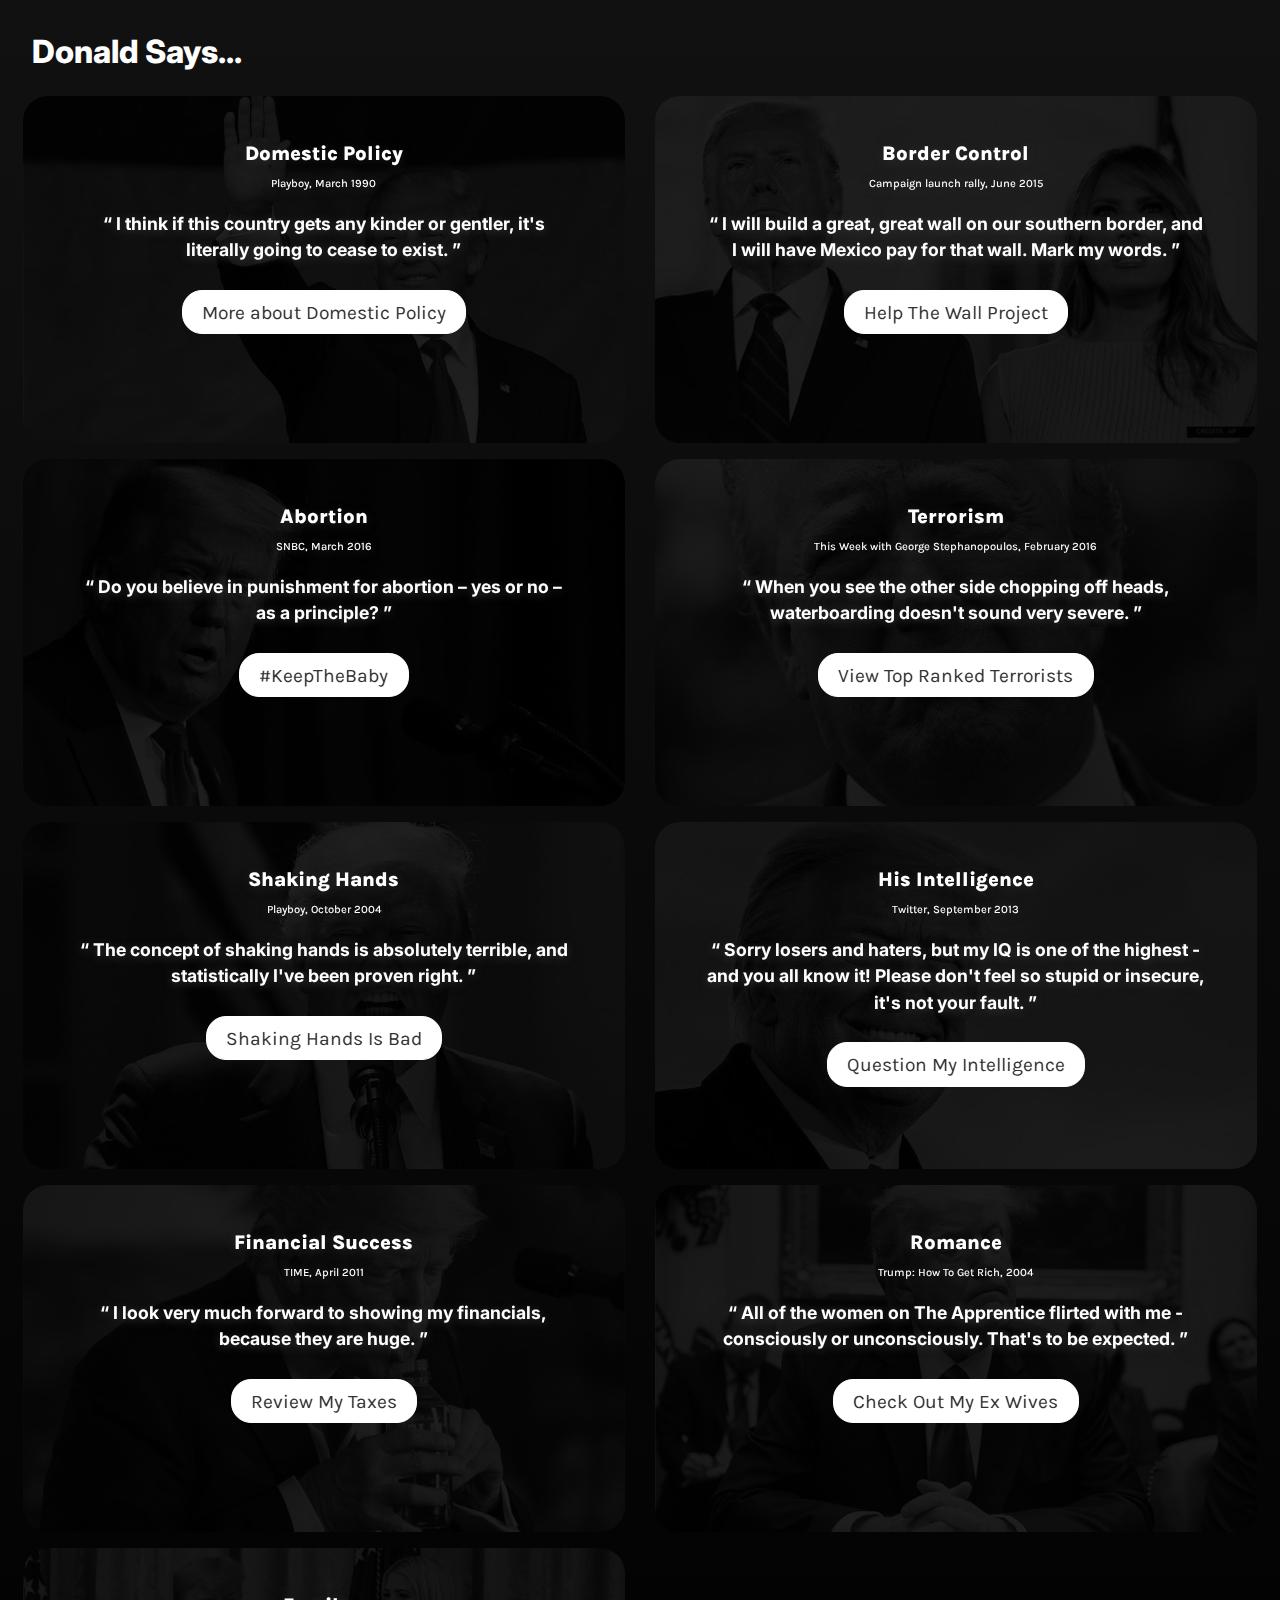
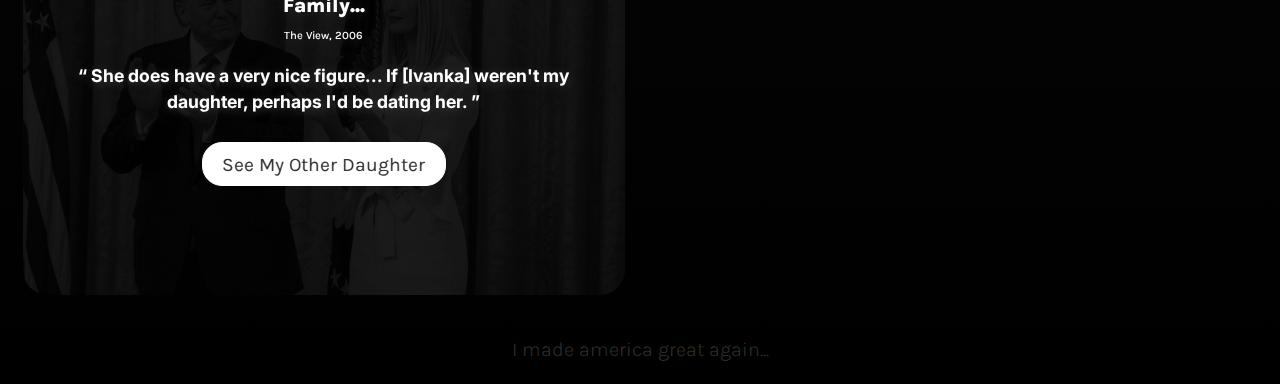
<file: donald-says.html>
<!DOCTYPE html>
<html>

<head>
  <title>Donald Says</title>
  <meta charset="UTF-8" />
  <meta name="robots" content="index">
  <meta name="viewport" content="width=device-width, initial-scale=1">
  <!--<link rel="stylesheet" href="src/styles.css" />-->
  <!--<link rel="stylesheet" href="src/screens.css" />-->
  <link rel="stylesheet" type="text/css" href="./src/quote-pages-styles.css" />
  <link rel="stylesheet" type="text/css" href="./src/quote-pages-screens.css" />
  <link rel="preconnect" href="https://fonts.googleapis.com" />
  <link rel="preconnect" href="https://fonts.gstatic.com" crossorigin />
  <link
    href="https://fonts.googleapis.com/css2?family=Inter:wght@100;200;300;400;500;600;700;800;900&family=Karla:wght@300;400;500;600;700;800&family=Lato:ital,wght@0,300;0,400;0,700;0,900;1,300;1,400&display=swap"
    rel="stylesheet" />
  <link rel="icon" href="./images/site-wide/donald-favico.png" type="image/png">
</head>

<body>
  <div class="section-hero">
    <h1>Donald Says...</h1>

    <!-- Modal One -->


    <!-- flex grid area -->
    <div class="flex-grid">
      <div class="col quote-one">
        <div class="quote-info-wrapper">
          <p class="date">Playboy, March 1990</p>
          <p class="topic">Domestic Policy</p>
        </div>
        <!--<div class="profile"><img src="https://ryancangela.com/wp-content/uploads/2021/12/donald_three.jpg" src="photo" style="width:100%"></div>-->
        <h2 class="sayings">
          I think if this country gets any kinder or gentler, it's literally
          going to cease to exist.
        </h2>
        <a href="#modal1"><button>More about Domestic Policy</button></a>
      </div>

      <div class="col quote-two">
        <div class="quote-info-wrapper">
          <p class="date">Campaign launch rally, June 2015</p>
          <p class="topic">Border Control</p>
        </div>
        <!--<div class="profile"><img src="https://ryancangela.com/wp-content/uploads/2021/12/donald_two.jpeg" src="photo" style="width:100%"></div>-->
        <h2 class="sayings">
          I will build a great, great wall on our southern border, and I will
          have Mexico pay for that wall. Mark my words.
        </h2>
        <a href="#modal2"><button>Help The Wall Project</button></a>
      </div>

      <div class="col quote-three">
        <div class="quote-info-wrapper">
          <p class="date">SNBC, March 2016</p>
          <p class="topic">Abortion</p>
        </div>
        <!--<div class="profile"><img src="https://ryancangela.com/wp-content/uploads/2021/12/donald_one.jpg" src="photo" style="width:100%"></div>-->
        <h2 class="sayings">
          Do you believe in punishment for abortion – yes or no – as a
          principle?
        </h2>
        <a href="#modal3"><button>#KeepTheBaby</button></a>
      </div>

      <div class="col quote-four">
        <div class="quote-info-wrapper">
          <p class="date">
            This Week with George Stephanopoulos, February 2016
          </p>
          <p class="topic">Terrorism</p>
        </div>
        <!--<div class="profile"><img src="https://ryancangela.com/wp-content/uploads/2021/12/donald_four.jpeg" src="photo" style="width:100%"></div>-->
        <h2 class="sayings">
          When you see the other side chopping off heads, waterboarding
          doesn't sound very severe.
        </h2>
        <a href="#modal4"><button>View Top Ranked Terrorists</button></a>
      </div>

      <div class="col quote-five">
        <div class="quote-info-wrapper">
          <p class="date">Playboy, October 2004</p>
          <p class="topic">Shaking Hands</p>
        </div>
        <!--<div class="profile"><img src="https://ryancangela.com/wp-content/uploads/2021/12/donald-six.webp" src="photo" style="width:100%"></div>-->
        <h2 class="sayings">
          The concept of shaking hands is absolutely terrible, and
          statistically I've been proven right.
        </h2>
        <a href="#modal5"><button>Shaking Hands Is Bad</button></a>
      </div>

      <div class="col quote-six">
        <div class="quote-info-wrapper">
          <p class="date">Twitter, September 2013</p>
          <p class="topic">His Intelligence</p>
        </div>
        <!--<div class="profile"><img src="https://ryancangela.com/wp-content/uploads/2021/12/donald-five.jpg" src="photo" style="width:100%"></div>-->
        <h2 class="sayings">
          Sorry losers and haters, but my IQ is one of the highest - and you
          all know it! Please don't feel so stupid or insecure, it's not your
          fault.
        </h2>
        <a href="#modal6"><button>Question My Intelligence</button></a>
      </div>

      <div class="col quote-seven">
        <div class="quote-info-wrapper">
          <p class="date">TIME, April 2011</p>
          <p class="topic">Financial Success</p>
        </div>
        <!--<div class="profile"><img src="https://ryancangela.com/wp-content/uploads/2021/12/donald-nine.jpg" src="photo" style="width:100%"></div>-->
        <h2 class="sayings">
          I look very much forward to showing my financials, because they are huge.
        </h2>
        <a href="#modal7"><button>Review My Taxes</button></a>
      </div>

      <div class="col quote-eight">
        <div class="quote-info-wrapper">
          <p class="date">Trump: How To Get Rich, 2004</p>
          <p class="topic">Romance</p>
        </div>
        <!--<div class="profile"><img src="https://ryancangela.com/wp-content/uploads/2021/12/donald-eight.jpg" src="photo" style="width:100%"></div>-->
        <h2 class="sayings">
          All of the women on The Apprentice flirted with me - consciously or unconsciously. That's to be expected.
        </h2>
        <a href="#modal8"><button>Check Out My Ex Wives</button></a>
      </div>

      <div class="col quote-nine">
        <div class="quote-info-wrapper">
          <p class="date">The View, 2006</p>
          <p class="topic">Family...</p>
        </div>
        <!--<div class="profile"><img src="https://ryancangela.com/wp-content/uploads/2021/12/donald-seven.jpg" src="photo" style="width:100%"></div>-->
        <h2 class="sayings">
          She does have a very nice figure... If [Ivanka] weren't my daughter, perhaps I'd be dating her.
        </h2>
        <a href="#modal9"><button>See My Other Daughter</button></a>
      </div>



    </div>


    <!-- Modal One -->
    <div id="modal1" class="modal">
      <!-- Modal content -->
      <div class="modal-content">
        <a href="#">
          <div class="close-one">
            &times;</div>
        </a>
        <div class="modal-grid">
          <div class="modal-col story-one"></div>
          <div class="modal-col">

            <div class="story-content">
              <h2 class="modal-sayings">
                The concept of shaking hands is absolutely terrible, and
                statistically I've been proven right.
              </h2>
              <p class="modal-topic"><span style="font-weight: 800;">Topic: </span>Shaking Hands</p>
              <p class="modal-date"><span style="font-weight: 800;">When: </span>Playboy, October 2004</p>
              <div class="article">
                <p>It was surprisingly hard for Trump to let go. He had spent days—weeks—blithely, practically defiantly
                  modeling precisely what not to do during this burgeoning, life-altering crisis of a pandemic. He
                  mingled with dignitaries at dinner. He convened news conferences with officials packed tighter than
                  class pictures. And he shook hands like he’d never heard a single warning about how the coronavirus
                  spreads. Then came Monday. Along with his noted change in tone at an appropriately sober briefing at
                  the White House, the president finally seemed to heed the bare-minimum counsel of public health
                  professionals—and refrained from pressing any flesh. What was remarkable about Trump’s obstinacy to
                  that point wasn’t that he was flouting elite experts’ advice—more or less par for the course—but
                  rather that he wasn’t jumping at this opportunity to revert to one of his strongest and
                  longest-standing prepolitics precepts. For most of his life, he didn’t just shun shaking hands. He
                  detested shaking hands. And he made this bugaboo of his nothing if not characteristically explicit. A
                  self-described “germaphobe,” “germ freak” and “clean-hands freak,” Trump over the years has called the
                  practice of the handshake “barbaric,” “disgusting,” “very, very terrible” and “one of the curses of
                  American society.” He so stubbornly kept shaking hands, though, in the estimation of people who know
                  him well, even as the spread of the virus started to spike, in an instinctual effort to avoid any
                  implicit admission that he whiffed on preparedness or miscalculated the virus’ severity and to project
                  as well his preferred patina of sanguine vigor and insusceptibility. Symbolism superseded safety. “He
                  went from being a germaphobe to being a germaholic,” former Trump Organization executive vice
                  president Louise Sunshine told me. “It’s a subconscious, if not conscious, way of saying, ‘Relax!
                  Everything’s OK!’ Because if everything is not OK, he was wrong, and he can never be wrong,” added
                  Alan Marcus, a former Trump publicist. “It’s more important for him to be right than to do right.”
                  “What I’ve been thinking on this issue of one of the more famous germaphobes in the world sort of
                  deliberately shaking hands recently,” Trump biographer Gwenda Blair said, “is that it seemed to have
                  been some kind of show of strength—excuse me, of presumed strength—and invulnerability, a way to
                  telegraph that he is not cowed, not scared, not going to be intimidated.” In the Rose Garden last
                  Friday, for instance, when he declared a national emergency, “two very big words,” as he put it, Trump
                  also nonetheless shook a bunch of hands. He shook hands with the CEO of Walmart. He shook hands with
                  the CEO of Target. He shook hands with the CEO of Quest Diagnostics.</p>
                <p>He shook hands with the president of Walgreens. He shook hands with a vice president of CVS. And he
                  tried to shake hands with an executive from the health care company called LHC Group. Bruce
                  Greenstein, however, left him hanging, instead offering a best-practices elbow bump. Trump responded
                  with a slight grimace, a sucking in of air, and an awkward attempt to touch elbows. “Practice that,”
                  Greenstein said. “OK. I like that. That’s good,” Trump said—unconvincingly. But by Monday, there he
                  was, in the White House, not shaking any hands, and not bumping any elbows, either, cringeworthy or
                  otherwise. People keyed in on his dire words. “It’s bad. It’s bad.” But the absence of the simple
                  gestures said just as much. All of the conspicuous handshaking, and in the face of a deadly disease no
                  less, really was quite something to behold for everybody who’s known Trump for a long time, or who has
                  been watching Trump for a long time, or who simply has done the requisite reading. “I’ve always had
                  very strong feelings about cleanliness. I’m constantly washing my hands, and it wouldn’t bother me if
                  I never had to shake hands with a well-meaning stranger again,” he said in Surviving at the Top, his
                  book that was published in 1990, likening himself to the eccentric Howard Hughes on account of their
                  shared “aversion to germs.” “You have germaphobia,” the shock jock Howard Stern said to him on his
                  show in 1993. “True?” “I do,” Trump said. He was “preoccupied by a fear of communicable disease,”
                  according to Jack O’Donnell, a former Trump casino executive in Atlantic City. As much as Trump needed
                  the energy of the crowds, he loathed the actual reality of close-one-proximity intermingling, gamblers
                  clamoring to shake his hand or merely to touch him for luck. Once ensconced again in an office, he was
                  sure to hustle to a bathroom to lather his hands with soap. “The first thing he did,” O’Donnell once
                  told me. “I feel much better after I thoroughly wash my hands,” he said in The Art of the Comeback in
                  1997. In 1999, when Trump toyed with the idea of running for president, his anti-handshake posture
                  briefly became a topic of conversation among the talking heads on TV. “How are you going to run for
                  office and not press the flesh?” Stone Phillips asked him on NBC. “Look,” Trump said, “if I have to do
                  it, I do it.” “If you’re a politician at the rope line,” Wolf Blitzer pointed out on CNN, “you’ve got
                  no choice.” Trump mostly conceded. “I guess if you’re a politician …” It didn’t mean he liked it.
                  Before he incorporated into his speeches and rallies as president a stock bit about “tough,” “burly”
                  men crying when they see him or the Oval Office while calling him “sir,” Trump talked regularly about
                  men not just wanting to shake his hand but specifically emerging from bathrooms in restaurants to do
                  it. “Almost nothing bothers me more than sitting down for dinner at a beautiful restaurant and having
                  a man you’ve just seen leaving the men’s room, perhaps not even having washed his hands, spot you and
                  run over to your table with a warm and friendly face, hand outstretched,” he said in Comeback. “The
                  other night I was having dinner at a beautiful restaurant, and I see a guy coming out of a men’s
                  room,” he explained to Geraldo Rivera on CNBC in 1999. “And he said, ‘Mr. Trump, I’m a huge fan of
                  yours.’ And he puts out his hand. And, literally, I’m eating a roll …” “The good news is,” he said on
                  CNN to Blitzer, unspooling the same tale two days later, “you don’t eat that roll.” “I was a little
                  overweight at the time,” he said in 2004 in his book called How to Get Rich, “and knew that if I shook
                  his hand I wouldn’t eat my meal—and that would be a good thing.” The main takeaway, as ever, as he put
                  it in a header of a chapter: “Avoid the Handshake Whenever Possible.” Trump at times marveled at the
                  people who don’t see this the way he does.</p>
                <p>Like Bill Clinton. “Clinton was shaking hands with 500 or 600 people,” he told Rivera toward the end
                  of Clinton’s second term. “He then got into the back of the presidential limo, grabs a sandwich and he
                  eats it, and no problem. I wish I could be like that. I just can’t.” And he seldom missed an
                  opportunity to say he wasn’t wrong. “Statistically, I’ve been proven right. Many studies have found
                  that you catch colds and who knows what else from shaking hands,” he told Playboy in 2004. “It’s a
                  medical fact,” he said in Rich. “A lot of people are agreeing with me,” he once told Blitzer. MOST
                  READ David Perdue waves while speaking during a December 2020 rally in Augusta, Ga. Trump-backed
                  former Sen. David Perdue will announce primary bid against Georgia governor this week From
                  ‘Huckleberry Capone’ to ‘Turd Blossom’: A History of White House Nicknames Why the threat to Roe may
                  not save Democrats in 2022 Bob Dole, longtime Senate leader and 1996 GOP presidential nominee, dies at
                  98 ‘A real fight for our existence’: Massachusetts GOP spirals in Baker exit In October of 2014,
                  during the Ebola outbreak centered in West Africa, Trump took to Twitter: “Something very important,
                  and indeed society changing, may come out of the Ebola epidemic that will be a very good thing: NO
                  SHAKING HANDS!” Eight and a half months later, of course, he came down that escalator to announce he
                  was launching a run for the White House. He was (however reluctantly) ready to shake some hands. His
                  was the Purell presidency well before this pandemic. Lots and lots of handwashing near the Oval. Wipes
                  served with his steak and two scoops. His body man’s unsparing squirts of hand sanitizer. But he has
                  done, too, what he said he would do, all the way back in 1999. Politicians have to shake hands. And
                  from Vladimir Putin to Kim Jong Un, from Emmanuel Macron to Justin Trudeau, Trump as the handshaking
                  president has made news, made history, made … people uncomfortable. And through the past few months
                  and weeks, as the coronavirus continued to get worse and Trump continued to insist that it wasn’t, he
                  kept shaking hands. With supporters at Mar-a-Lago. With tornado victims in Tennessee. With audience
                  members in Scranton at a Fox News town hall. “I’ll be shaking hands with people—and they want to say
                  hello and hug you and kiss you—I don’t care,” he said March 5. “You are shaking a lot of hands today
                  and taking close-one pictures,” a reporter said to Trump on March 6. “Are you protecting yourself at
                  all?” “No,” he answered. “Not at all.” “Why are you shaking hands, sir?” he was asked just this past
                  Saturday. “Because it almost becomes a habit,” Trump said. He offered, maybe to himself, that he used
                  to be “a non-handshaker, for the most part.” Eventually, though, he granted that people are “thinking
                  about it more and more.” Even Trump. Again. Blair, the Trump biographer, told me she heard during
                  Monday’s news conference an echo of the language of the germaphobe of old. “It washes through,” the
                  president said of the eventual end of the outbreak. He acknowledged that “other people don’t like that
                  term,” but Trump went ahead, anyway, and repeated it. “It washes through.”</p>
              </div>
              <a href="https://www.politico.com/news/magazine/2020/03/18/coronavirus-gave-trump-the-handshake-free-world-he-always-wanted-134467"
                class="source">Continue reading</p></a>
            </div>
          </div>
        </div>
      </div>
    </div>

    <!-- Modal Two -->
    <div id="modal2" class="modal">
      <!-- Modal content -->
      <div class="modal-content">
        <a href="#">
          <div class="close-one">
            &times;</div>
        </a>
        <div class="modal-grid">
          <div class="modal-col story-two"></div>
          <div class="modal-col">

            <div class="story-content">
              <h2 class="modal-sayings">
                I will build a great, great wall on our southern border, and I will have Mexico pay for that wall. Mark
                my words.
              </h2>
              <p class="modal-topic"><span style="font-weight: 800;">Topic: </span>Border Control</p>
              <p class="modal-date"><span style="font-weight: 800;">When: </span>Campaign launch rally, June 2015</p>
              <div class="article">
                <p>When he launched his campaign, Donald Trump argued that he would force Mexico to pay for a border
                  wall. Now he says he “obviously” didn’t mean it. “I would build a great wall, and nobody builds walls
                  better than me, believe me, and I’ll build them very inexpensively, I will build a great, great wall
                  on our southern border. And I will have Mexico pay for that wall,” Trump said in his June 16, 2015
                  speech at Trump Tower. “Mark my words.” Like many of the claims in that speech, Trump did not offer
                  specifics. But as the campaign went on, he said he would find the money by reducing the trade deficit
                  (that wouldn’t really work), convincing Mexico to pay with clever deal-making, forcing it to pay by
                  blocking wire transfers and visas, increasing visa fees on Mexican citizens or building the wall first
                  and convincing Mexico to reimburse the U.S.</p>
                <p>In 2016, Trump even said specifically that Mexico would be compelled to give the U.S. a “one-time
                  payment” of $5 to 10 billion for the wall, both in a memo sent to reporters and in his campaign
                  platform. But as he prepared to fly to the southern border on Thursday, Trump changed his tune,
                  claiming, falsely, that he never said that Mexico would pay for the border wall and that he never
                  meant that the country would literally hand the U.S. money for the wall.</p>
                <p>“When during the campaign, I would say ‘Mexico is going to pay for it,’ obviously, I never said this,
                  and I never meant they’re gonna write out a check, I said they’re going to pay for it. They are,”
                  Trump said Again, Trump did say Mexico would pay for the wall, and he did say that it would hand the
                  U.S. money for it. Trump’s latest comment about Mexico paying for the wall came just hours after White
                  House strategic communications director Mercedes Schlapp said in a CNN interview that U.S. taxpayers
                  will foot the bill for the wall. “Yes. And you know what else taxpayers are paying for? The financial
                  burden of this illegal immigration,” Schlapp said Wednesday in response to a question about whether
                  Americans were paying for the wall.</p>
                <p>Trump’s statement also comes amid a partial government shutdown designed to coerce House Democrats
                  into voting for $5.7 billion for a wall or “steel barrier” on the southern border. As president, Trump
                  has argued that Mexico will pay for the wall indirectly through the U.S. Mexico Canada Agreement,
                  which has not been ratified. However, experts say that the new deal doesn’t have any provisions to use
                  tariff funds to build a wall and that Mexico would never agree to the treaty if it did. “That’s not
                  the way trade agreements work,” Welles Orr, who worked on the original NAFTA agreement as the
                  Assistant U.S. Trade Representative for Congressional Affairs under George H.W. Bush, told TIME.
                  “Tariffs that are collected by the U.S. Treasury would fund the U.S. Treasury.” The claim that Mexico
                  would pay for the wall indirectly is at odds with the Trump campaign’s most specific descriptions of
                  how it would work. In a two-page memo released to the Washington Post and other outlets on March 31,
                  2016, Trump presented a detailed plan on how to “compel Mexico to pay for the wall.” This plan would
                  include including implementing new trade tariffs, cancelling visas and increasing visa fees. The memo
                  said the first step would be to block Mexican nationals who are in the U.S., legally and illegally,
                  from wiring money back to Mexico. Trump wrote that this would prevent about $24 billion from flowing
                  into Mexico.</p>
                <p>“It’s an easy decision for Mexico. Make a one-time payment of $5 – $10 billion to ensure that $24
                  billion continues to flow into their country year after year,” the memo said.Trump’s campaign platform
                  also said that the U.S. would take multiple steps to force Mexico to pay for the wall. Besides
                  impounding remittances, the platform said that as president, he would would also increase fees for
                  visas and border crossing cards, as well as fees at border entries.“We will not be taken advantage of
                  anymore,” the platform concluded. Trump had also previously suggested other ways that Mexico could pay
                  for the wall. In an April 2015 tweet, Trump wrote that the U.S. deduct the cost of the wall “from
                  Mexican foreign aid.”</p>
              </div>
              <a href="https://time.com/5499391/donald-trump-border-wall-mexico-pay/" class="source">Continue reading
                </p></a>
            </div>
          </div>
        </div>
      </div>
    </div>

    <!-- Modal Three -->
    <div id="modal3" class="modal">
      <!-- Modal content -->
      <div class="modal-content">
        <a href="#">
          <div class="close-one">
            &times;</div>
        </a>
        <div class="modal-grid">
          <div class="modal-col story-three"></div>
          <div class="modal-col">

            <div class="story-content">
              <h2 class="modal-sayings">
                Do you believe in punishment for abortion – yes or no – as a principle?
              </h2>
              <p class="modal-topic"><span style="font-weight: 800;">Topic: </span>Abortion</p>
              <p class="modal-date"><span style="font-weight: 800;">When: </span>SNBC, March 2016</p>
              <div class="article">
                <p>Women who have abortions should be punished if the practice were illegal, Republican presidential
                  frontrunner Donald Trump said on Wednesday, before retracting his claim amid an outcry. Trump, who has
                  held opposing positions on the abortion in the past, said women should receive “some form of
                  punishment” if it were banned in the US. He was unable to say whether he believed the punishment
                  should be a small fine or a long prison sentence.</p>
                <p>The remarks prompted an outcry from all quarters, and once again underscored his poor approval
                  ratings among women. The Democratic frontrunner, Hillary Clinton, decribed the comments as “horrific
                  and telling”. Anti-abortion campaigners, who focus their efforts on punishing those who carry out
                  abortions, distanced themselves from the remarks. Amid the storm, Trump issued a swift clarification
                  of the comments. His position “had not changed”, he said, despite going on to fully recant the earlier
                  statements he made to interviewer Chris Matthews on MSNBC. The latest Trump conflagration began during
                  the taping of a town hall event, when Matthews asked him to define his “pro-life” stance and
                  assertions that abortion should be banned.</p>
                <ul>
                  <p>
                    “Do you believe in punishment for abortion – yes or no – as a principle,” asked Matthews.<br>
                    “The answer is there has to be some form of punishment,” said Trump.<br>
                    “For the woman?” Matthews said.<br>
                    “Yeah, there has to be some form,” Trump replied.<br>
                    “Ten cents, 10 years, what,” Matthews asked again, pressing.<br>
                    “That I don’t know,” said Trump.<br>
                  </p>
                </ul>
                <p>Trump’s hazy stance on abortion ‘punishment’ The 90-second exchange inflamed Democratic pro-choice
                  advocates, Republicans who have criticized Trump for flip-flopping on the issue, and anti-abortion
                  advocates.In a 1999 interview, Trump described himself as “pro-choice in every respect”, and also said
                  he would not “ban abortion” if he was ever elected president. But his position as a presidential
                  candidate has changed starkly. Trump later tried to clarify his position in a statement. Donald Trump
                  presidential campaigning, De Pere, Wisconsin, America - 30 Mar 2016<br>Mandatory Credit: Photo by ddp
                  USA/REX/Shutterstock (5621683i) Republican presidential candidate Donald Trump waves goodbye to the
                  crowd during his campaign stop at St. Norbert College 'No hate in our state': undercover protesters
                  take on Trump in WisconsinHowever, he seemed to acknowledge that the establishment of any
                  anti-abortion law would fall to Congress or state legislatures.</p>
                <p>“If Congress were to pass legislation making abortion illegal and the federal courts upheld this
                  legislation, or any state were permitted to ban abortion under state and federal law, the doctor or
                  any other person performing this illegal act upon a woman would be held legally responsible, not the
                  woman. The woman is a victim in this case as is the life in her womb. My position has not changed –
                  like Ronald Reagan, I am pro-life with exceptions,” the statement said.</p>
              </div>
              <a href="https://www.theguardian.com/us-news/2016/mar/30/donald-trump-women-abortions-punishment"
                class="source">Continue reading</p></a>
            </div>
          </div>
        </div>
      </div>
    </div>

    <!-- Modal Four -->
    <div id="modal4" class="modal">
      <!-- Modal content -->
      <div class="modal-content">
        <a href="#">
          <div class="close-one">
            &times;</div>
        </a>
        <div class="modal-grid">
          <div class="modal-col story-four"></div>
          <div class="modal-col">

            <div class="story-content">
              <h2 class="modal-sayings">
                When you see the other side chopping off heads, waterboarding doesn't sound very severe.
              </h2>
              <p class="modal-topic"><span style="font-weight: 800;">Topic: </span>Terrorism</p>
              <p class="modal-date"><span style="font-weight: 800;">When: </span>This Week with George Stephanopoulos,
                February 2016</p>
              <div class="article">
                <p>Donald Trump opened the door to torturing terrorism suspects if he's elected president, telling ABC
                  News Sunday that waterboarding "doesn't sound very severe" given the barbarism of ISIS. Here's what
                  Trump said in a telephone interview with ABC's Jonathan Karl.
                </p>
                <ul>
                  <p>
                    “JON KARL: Would President Trump authorize waterboarding and other enhanced interrogation
                    techniques, even torture?"<br>
                    “DONALD TRUMP: I would be inclined to be very strong. When people are chopping off other people's
                    heads and then we're worried about waterboarding and we can't because ... I have no doubt that that
                    works. I have absolutely no doubt."<br>
                    “JON KARL: So you'd bring back water-boarding?"<br>
                    “DONALD TRUMP: You mentioned waterboarding, which was such a big subject. I haven't heard that term
                    in a year now, because when you see the other side chopping off heads, waterboarding doesn't sound
                    very severe."<br>
                  </p>
                </ul>
                <p>In his first week in office in 2009, President Barack Obama banned the CIA's use of waterboarding and
                  other brutal treatment of detainees, vowing that the United States "will not torture."
                  A Senate Intelligence Committee report released in December 2014 revealed gory details of the CIA's
                  treatment of detainees, including the insertion of hummus into one prisoner's rectum. The committee
                  concluded that none of it worked.
                  "The committee finds, based on a review of CIA interrogation records, that the use of the CIA's
                  enhanced interrogation techniques was not an effective means of obtaining accurate information or
                  gaining detainee cooperation," the panel wrote.
                </p>
                <p>Trump is the leader in GOP presidential primary polls, including a Wall Street Journal/NBC News
                  survey released Sunday that shows him with 19 percent backing, compared with 15 percent for Wisconsin
                  Gov. Scott Walker and 14 percent for former Florida Gov. Jeb Bush.
                  The aggressive stance on torture probably won't hurt Trump in the Republican primary — and it may help
                  him. In December 2014, 73 percent of Republicans told CBS News pollsters that enhanced interrogation
                  techniques are sometimes justified.
                  sxz </p>
              </div>
              <a href="https://www.vox.com/2015/8/2/9086575/donald-trump-waterboarding-torture" class="source">Continue
                reading</p></a>
            </div>
          </div>
        </div>
      </div>
    </div>



    <!-- Modal Five -->
    <div id="modal5" class="modal">
      <!-- Modal content -->
      <div class="modal-content">
        <a href="#">
          <div class="close-one">
            &times;</div>
        </a>
        <div class="modal-grid">
          <div class="modal-col story-five"></div>
          <div class="modal-col">

            <div class="story-content">
              <h2 class="modal-sayings">
                The concept of shaking hands is absolutely terrible, and statistically I've been proven right.
              </h2>
              <p class="modal-topic"><span style="font-weight: 800;">Topic: </span>Shaking Hands</p>
              <p class="modal-date"><span style="font-weight: 800;">When: </span>Playboy, October 2004</p>
              <div class="article">
                <p>Somehow it’s fitting that the Friars Club, the venerable brotherhood of shtick men, has chosen to
                  roast Donald Trump at its centennial celebration this month. Few billionaires have provided as many
                  punch lines as the flamboyant real estate developer with the bombproof comb-over and inexcusable
                  tastes. Even with the gold-plated success of The Apprentice, “the hottest reality show in the history
                  of TV,” as Trump likes to call it, it’s hard not to laugh at the high-camp spectacle that is the
                  Donald’s life.
                  But if the current Trump renaissance has taught us anything, it’s that the joke is on the rest of us.
                  Even if you can’t stand his pink ties or squinty I’m-so-great delivery, you have to admire Trump for
                  staying on top as long as he has. He nearly went bankrupt during the early-1990s real estate slump,
                  only to fight back with more cash than ever. He sucked it up through tacky marriages and public
                  divorces, only to find romance with Slovenian model Melania Knauss, his fiancée. And in New York City,
                  where Trump bashing had become as common as turbaned cabbies, he now outhits even the Yankees on the
                  hometown popularity scale.
                <p>It’s hard to say whether The Apprentice made him cool again or whether Trump finally brought cool to
                  the hot-tubbing, spitswapping squalor of “unscripted” television. More than 20 million people watched
                  the original series each week, with twice that many tuning in for at least part of the finale, when
                  Trump hired cigar salesman Bill Rancic to help construct a 90-story Chicago tower. By the end, The
                  Apprentice had become more than just a TV show. It was required viewing at such places as Harvard
                  Business School and the Wharton school of business, and more than a million people applied to take
                  part in round two, which airs this fall.
                  Not that being a Hollywood titan satisfies Trump, who just keeps moving and building, stamping his
                  name in gold wherever he goes. His latest book, How to Get Rich, is his fifth national best-seller,
                  and his latest real estate deals are bringing that special brand of Trump splendor to the Caribbean,
                  Brazil and even Korea.</p>
                <p>Born in Queens in 1946, Trump grew up learning to master the universe from his father, Fred, who
                  accumulated millions by selling moderately priced housing to half of Brooklyn and Queens. Not long
                  after Trump the younger crossed the bridge into Manhattan, his behind-the-scenes exploits rivaled the
                  spectacle of his gleaming skyscrapers. His marriages to Ivana and Marla Maples fed a generation of
                  gossip columnists. And even with his current popularity, tabloids love to find chinks in his armor:
                  The casinos are failing! The stockholders are angry! The billions don’t exist!</p>
                <p>Trump met with journalist David Hochman over the course of a few days at Trump Tower in Manhattan,
                  midway through the second Apprentice shoot. Hochman reports: “Carving big chunks of time out of his
                  busy schedule isn’t easy. During one two-hour interview, his executive assistant, Rhona Graff-Riccio,
                  logged more than 50 phone messages. The only call Trump took was from his son Eric, one of his four
                  children. Trump says he always takes his kids’ calls. Despite a harried production schedule and a
                  docket full of meetings, public events and charity functions—as well as various interruptions from
                  Trump Organization honchos such as Carolyn Kepcher and other unwitting stars of The Apprentice—Trump
                  was focused, enthusiastic, open and direct. He was even gracious enough to leave me with a lapel pin
                  featuring the catchphrase of the year: ‘You’re fired!’”</p>

              </div>
              <a href="https://www.playboy.com/read/donald-trump-interview" class="source">Continue reading</p></a>
            </div>
          </div>
        </div>
      </div>
    </div>


    <!-- Modal Six -->
    <div id="modal6" class="modal">
      <!-- Modal content -->
      <div class="modal-content">
        <a href="#">
          <div class="close-one">
            &times;</div>
        </a>
        <div class="modal-grid">
          <div class="modal-col story-six"></div>
          <div class="modal-col">

            <div class="story-content">
              <h2 class="modal-sayings">
                Sorry losers and haters, but my IQ is one of the highest - and you all know it! Please don't feel so
                stupid or insecure, it's not your fault.
              </h2>
              <p class="modal-topic"><span style="font-weight: 800;">Topic: </span>His Intelligence</p>
              <p class="modal-date"><span style="font-weight: 800;">When: </span>Twitter, September 2013</p>
              <div class="article">
                <p>People who know Trump suspect his IQ obsession stems in part from a desire to project an image of
                  success, despite scattered business failings and allegations of incompetence.
                <p>
                <p>
                  It was January 2004 and Donald Trump was on the “Today Show” to promote a new reality TV series called
                  “The Apprentice.”
                  Almost immediately after the interview began, Trump started bragging about the unparalleled intellect
                  of the contestants who would compete for a job at one of his companies.
                  “These are 16 brilliant people. I mean, they have close to 200 IQs, all of them,” he told host Matt
                  Lauer. “And some may be beautiful and some may not be beautiful. But everybody has an incredible
                  brain.”
                  It wasn’t the first time Trump fixated on IQ as a measure of a person’s worth — or, as is frequently
                  the case, worthlessness. And it wouldn’t be the last. Fifteen years later, Trump, now president of the
                  United States, still uses IQ as a shorthand for intelligence, dividing the people in his orbit into
                  winners and losers.
                </p>
                <p>
                  In private, according to interviews with a half-dozen people close to him, Trump frequently asserts
                  that people he likes have genius-level IQs. At various points during his presidency, he’s told aides
                  that Lockheed Martin CEO Marillyn Hewson and Apple CEO Tim Cook are high-IQ individuals, for example,
                  former White House officials said. Trump has also dubbed himself a “very stable genius” on multiple
                  occasions. And the president is quick to accuse his political enemies of having low IQs, as he did
                  when he repeated North Korean dictator Kim Jong Un’s criticism of former Vice President Joe Biden, one
                  of his leading Democratic challengers.
                  “I was actually sticking up for Sleepy Joe Biden while on foreign soil. Kim Jong Un called him a ‘low
                  IQ idiot,’ and many other things, whereas I related the quote of Chairman Kim as a much softer ‘low IQ
                  individual,’” Trump said Tuesday after the Biden campaign criticized him for tweeting during his trip
                  to Japan that he smiled when Kim insulted Biden’s intelligence.
                  While the exact reason for Trump’s IQ obsession is difficult to nail down, people who know him suspect
                  it stems in part from his desire to project an image of success and competence, despite scattered
                  business failings and repeated allegations from critics that he’s incompetent. Trump is also known for
                  being thin-skinned. He often fires back at anyone who criticizes him with a barrage of insults, while
                  simultaneously building himself up.
                </p>
                <p>“I don’t think you have to put him on the couch to see that someone who has such a consistent need to
                  build himself up and belittle everyone else must have some problems with self-esteem,” said Trump
                  biographer Gwenda Blair, who wrote a book about the Trump family. “It’s a lifelong theme for him.”
                  “Part of it comes from his insecurities about not being perceived as intelligent,” a former White
                  House official added.
                  In recent years, Trump has accused Rep. Maxine Waters (D-Calif.), actor Robert De Niro, Washington
                  Post staffers, former President George W. Bush, comedian Jon Stewart, Republican strategist Rick
                  Wilson, MSNBC host Mika Brzezinski, and Rick Perry, now his Energy secretary, of having low IQs. He
                  once suggested he’d like to compare his IQ to that of then-Secretary of State Rex Tillerson, adding,
                  “And I can tell you who is going to win.” He privately mocked former Attorney General Jeff Sessions’
                  intelligence, according to a former White House official. All the while, Trump has claimed his Cabinet
                  has the highest IQ of any assembled in history.
                  “Sorry losers and haters, but my I.Q. is one of the highest -and you all know it! Please don't feel so
                  stupid or insecure, it's not your fault,” Trump tweeted in 2013.
                  Just last week, the president again referred to himself as an “extremely stable genius,” and he has
                  spent years insisting he has a high IQ score, though he has never revealed the exact number. When a
                  Twitter critic challenged him in 2013 to prove his high IQ, Trump responded simply, “The highest,
                  asshole!”
                </p>
              </div>
              <a href="https://www.politico.com/story/2019/05/30/donald-trump-iq-intelligence-1347149"
                class="source">Continue reading</p></a>
            </div>
          </div>
        </div>
      </div>
    </div>


    <!-- Modal Seven -->
    <div id="modal7" class="modal">
      <!-- Modal content -->
      <div class="modal-content">
        <a href="#">
          <div class="close-one">
            &times;</div>
        </a>
        <div class="modal-grid">
          <div class="modal-col story-seven"></div>
          <div class="modal-col">

            <div class="story-content">
              <h2 class="modal-sayings">
                I look very much forward to showing my financials, because they are huge.
              </h2>
              <p class="modal-topic"><span style="font-weight: 800;">Topic: </span>Financial Success</p>
              <p class="modal-date"><span style="font-weight: 800;">When: </span>TIME, April 2011</p>
              <div class="article">
                <p>Donald Trump teases an upcoming presidential campaign in an interview for Time magazine, which states
                  that he’s discussing making an announcement in late May. His ideas outlined in Time include placing a
                  25% tariff on all Chinese imports, forcing South Korea to “pay us for protection” from North Korea,
                  and threatening to remove military aid for OPEC members unless they made oil cheaper. He promotes
                  himself as anti-gay and pro-life, and, of course, says that he can make America great again.
                  He also says he’s excited to show his taxes, which he has yet to do 10 years later at the time of this
                  writing. While the Time piece might be the first acknowledgement that Trump is planning to run for the
                  presidency, his campaigning really began when he became the mascot of the Obama birther conspiracy.
                  Donald Trump, 64, a golden mist of hair wafting perfectly across his forehead, holds up fresh evidence
                  of his greatness. “This thing just came out,” Trump says, waving a 2012 Republican primary poll from
                  the website Newsmax. “This is Trump.”
                <p>He points to a bar graph showing the 57% of voters who support his unannounced campaign for
                  President. Then he points below…. The poll doesn’t really mean much, having been culled from a
                  self-selected group of Internet surfers who clicked banner ads displaying Trump’s face….
                  “Nobody can do the job that I can do… I can make this country great again. This country is not great.
                  This country is a laughingstock for the rest of the world.” He has been repeating that sound bite for
                  weeks, as if the nation were just another run-down co-op in need of redevelopment. But his play is not
                  new….
                </p>
                <p>“NBC wants to renew me for three seasons,” Trump explains. “I’ve told them, I’m sorry. At this
                  moment, I can’t think about that because I have a big decision to make.” He has been chatting up the
                  new head of the Republican National Committee, Reince Priebus, and speaking regularly to Christopher
                  Ruddy, the proprietor of Newsmax and a force in conservative circles, who happens to be a member of
                  Trump’s opulent Palm Beach, Fla., club Mar-a-Lago. Trump has also been reconnoitering with Kellyanne
                  Conway, a Republican pollster who lives in a Trump building in Manhattan. There are plans in the works
                  for a sit-down with pro-life leaders. “He can win,” claims Conway, bucking the nearly unanimous view
                  among the Beltway elite, explaining that “2012 is an aspiration election. When you think aspiration
                  and upward mobility, you think Donald Trump.” ….</p>
                <p>“He’s a working-class hero,” argues [Roger] Stone, who is no longer employed by Trump but is
                  soliciting contributions for the cause at DraftTrump2012.com. “Blacks and Hispanics and lower-class
                  whites like his lifestyle.”</p>
                <p>Meanwhile, one of Trump’s senior executives, Michael Cohen, has been leading another Trump 2012
                  charge, booking interviews and appearances for Trump and financing a website called
                  ShouldTrumpRun.com. Cohen works closely with Stewart Rahr, a billionaire philanthropist known in the
                  society pages as Stewie Rah Rah, the No. 1 King of All Fun, who once handed out a business card that
                  looked like a $1 billion bill, emblazoned with a picture of Rahr, Trump and former President Bill
                  Clinton on a golf outing. “I believe the country needs leadership,” says Rahr, who also lives in a
                  Trump building, belongs to Trump’s country clubs and has promised to spend whatever he legally can to
                  elect him…</p>
              </div>
              <a href="https://trumpfile.org/trump-campaign-2011-time/" class="source">Continue reading</p></a>
            </div>
          </div>
        </div>
      </div>
    </div>

    <!-- Modal Eight -->
    <div id="modal8" class="modal">
      <!-- Modal content -->
      <div class="modal-content">
        <a href="#">
          <div class="close-one">
            &times;</div>
        </a>
        <div class="modal-grid">
          <div class="modal-col story-eight"></div>
          <div class="modal-col">

            <div class="story-content">
              <h2 class="modal-sayings">
                All of the women on The Apprentice flirted with me - consciously or unconsciously. That's to be
                expected.
              </h2>
              <p class="modal-topic"><span style="font-weight: 800;">Topic: </span>Romance</p>
              <p class="modal-date"><span style="font-weight: 800;">When: </span>Trump: How To Get Rich, 2004</p>
              <div class="article">
                <p>Cast your mind back to when all you knew about Donald Trump was that he was a turbo-tanned, wealthy
                  businessman who did the bit Alan Sugar does on the US version of The Apprentice. Oh, life was so much
                  simpler then.
                  When it comes to women, much of what has tripped out of Trump's mouth hasn't exactly been great. But
                  now, despite his derogatory views on women and minorities, Trump is hoping to secure his second term
                  as the 45th President of the United states of America. So, just in case you weren't feeling concerned
                  enough about the potential outcome of Tuesday's US presidential election, here are 25 real things
                  Trump has actually said about women.</p>
                <p>1. "I'm automatically attracted to beautiful women — I just start kissing them. It's like a magnet.
                  Just kiss. I don't even wait. When you're a star, they let you do it. You can do anything. Grab 'em by
                  the pussy. You can do anything." (Secret video recording, 2005)</p>
                <p>2. "Look at that face. Would anyone vote for that? Can you imagine that, the face of our next next
                  president? I mean, she's a woman, and I'm not supposed to say bad things, but really, folks, come on.
                  Are we serious?" (About Carly Fiorina, his one-time Republican rival, 2015)</p>
                <p>3. "We’re getting your husbands back to work. Everybody wants it." (Aimed at women attending a
                  campaign rally in Michigan, 2020)</p>
                <p>4. "I like kids. I mean, I won’t do anything to take care of them. I’ll supply funds and she’ll take
                  care of the kids. It’s not like I’m gonna be walking the kids down Central Park." (An interview with
                  Howard Stern, 2005)</p>
                <p>5. "[Arianna Huffington] is unattractive both inside and out. I fully understand why her former
                  husband left her for a man - he made a good decision." (Twitter, 2012)</p>
              </div>
              <a href="https://www.cosmopolitan.com/uk/reports/a42442/donald-trump-women-sexist-quotes/"
                class="source">Continue reading</p></a>
            </div>
          </div>
        </div>
      </div>
    </div>

    <!-- Modal Nine -->
    <div id="modal9" class="modal">
      <!-- Modal content -->
      <div class="modal-content">
        <a href="#">
          <div class="close-one">
            &times;</div>
        </a>
        <div class="modal-grid">
          <div class="modal-col story-nine"></div>
          <div class="modal-col">

            <div class="story-content">
              <h2 class="modal-sayings">
                She does have a very nice figure... If [Ivanka] weren't my daughter, perhaps I'd be dating her.
              </h2>
              <p class="modal-topic"><span style="font-weight: 800;">Topic: </span>Family...</p>
              <p class="modal-date"><span style="font-weight: 800;">When: </span>The View, 2006</p>
              <div class="article">
                <p>When Donald Trump was watching his 16-year-old daughter Ivanka host the 1997 Miss Teen USA pageant,
                  he turned to the then-Miss Universe and asked: “Don’t you think my daughter’s hot? She’s hot, right?”
                </p>
                <p>That anecdote, told to the New York Times by Brook Antoinette Mahealani Lee, appears to be the first
                  recorded incident of the Republican presidential candidate and reality TV star making comments about
                  his daughter’s body which those present have deemed inappropriate.</p>
                <p>In the almost 20 years since, Mr Trump has called his eldest daughter “voluptuous”. He’s said it’s OK
                  to describe her as “a piece of ass”, though she is a senior executive in his business empire. And he’s
                  said that, if she wasn’t his daughter, “perhaps [he’d] be dating her”.</p>
                <p>Mr Trump’s history of denigrating women has come to fore of the US presidential debate, after audio
                  tapes emerged of him boasting about “grabbing them by the p***y” from a 2005 recording of Access
                  Hollywood.</p>
                <p>Here’s a recap of all the way he has spoken about one of the most important women in his life, Ivanka
                  Trump.</p>
                <p><strong>On The Howard Stern Show, 2003:</strong><br>Trump bragged about his then-22-year-old
                  daughter’s body, saying: “You know who’s one of the great beauties of the world, according to
                  everybody? And I helped create her. Ivanka.
                  “My daughter, Ivanka. She’s 6 feet tall, she’s got the best body. She made a lot money as a model—a
                  tremendous amount.”</p>
                <p><strong>New York magazine interview, December 2004:</strong><br>“Let me tell you one thing: Ivanka is
                  a great, great beauty. Every guy in the country wants to go out with my daughter. But she’s got a
                  boyfriend.”</p>
                <p></p>
                <p></p>
                <p></p>
              </div>
              <a href="https://www.independent.co.uk/news/world/americas/us-politics/donald-trump-ivanka-trump-creepiest-most-unsettling-comments-a-roundup-a7353876.html"
                class="source">Continue reading</p></a>
            </div>
          </div>
        </div>
      </div>
    </div>




  </div>



  <div class="footer">
    <p>
      I made america great again...</p>
  </div>
  </div>


  <!-- Modal One 
<script>
  // Get the modal
var modal = document.getElementById("modalOne");

// Get the button that opens the modal
var btn = document.getElementById("button-one");

// Get the <span> element that close-ones the modal
var span = document.getElementsByClassName("close-one")[0];

// When the user clicks on the button, open the modal
btn.onclick = function() {
  modal.style.display = "block";
}

// When the user clicks on <span> (x), close-one the modal
span.onclick = function() {
  modal.style.display = "none";
}

// When the user clicks anywhere outside of the modal, close-one it
window.onclick = function(event) {
  if (event.target == modal) {
    modal.style.display = "none";
  }
}
</script>-->
  <!-- Modal Two -->
  <!--<script>
  // Get the modal
var modal = document.getElementById("modalTwo");

// Get the button that opens the modal
var btn = document.getElementById("button-two");

// Get the <span> element that close-ones the modal
var span = document.getElementsByClassName("close-two")[0];

// When the user clicks on the button, open the modal
btn.onclick = function() {
  modal.style.display = "block";
}

// When the user clicks on <span> (x), close-one the modal
span.onclick = function() {
  modal.style.display = "none";
}

// When the user clicks anywhere outside of the modal, close-one it
window.onclick = function(event) {
  if (event.target == modal) {
    modal.style.display = "none";
  }
}
</script>-->





  <!-- end flex grid area -->
  </div>
</body>

</html>
</file>
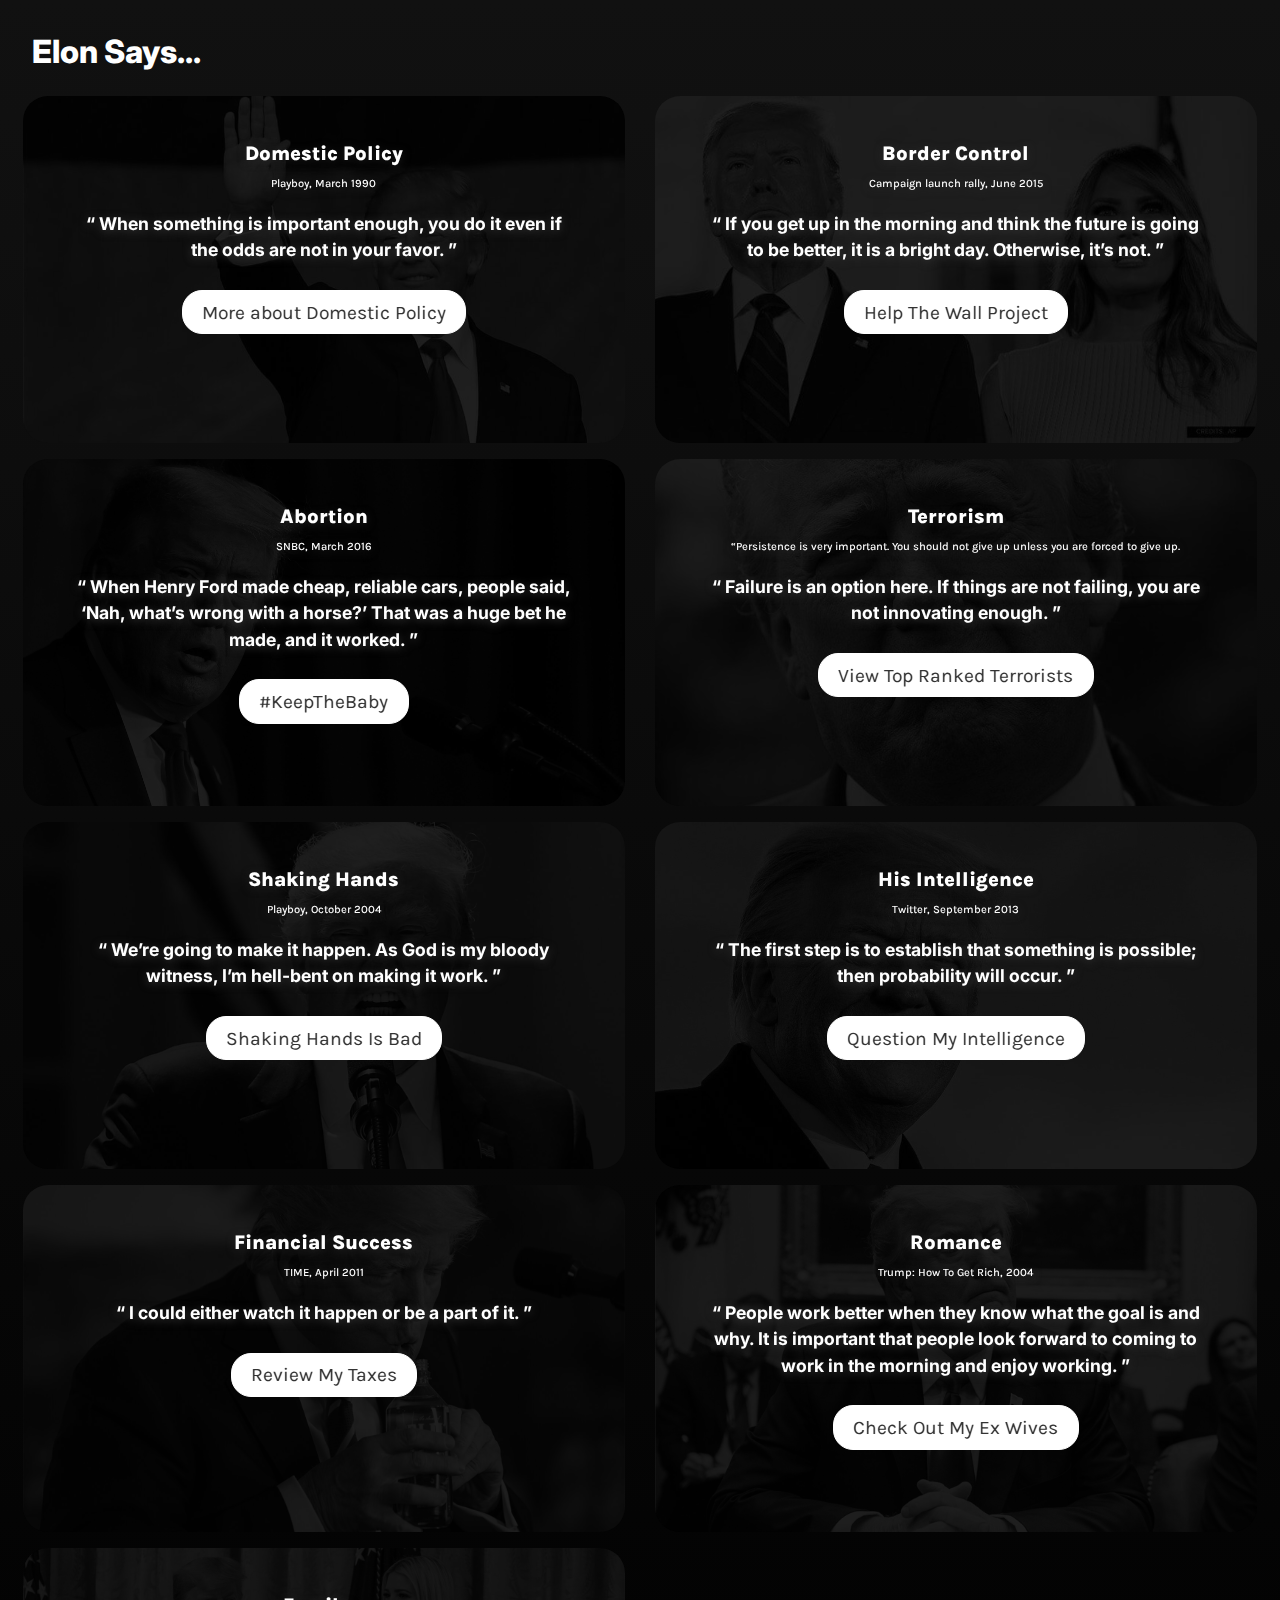
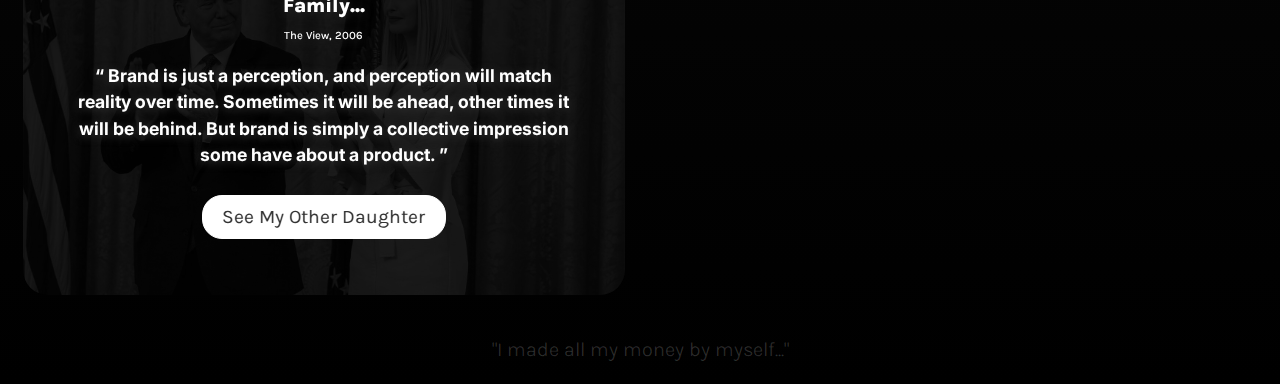
<file: elon-says.html>
<!DOCTYPE html>
<html>

<head>
  <title>Elon Says</title>
  <meta charset="UTF-8" />
  <meta name="robots" content="index">
  <meta name="viewport" content="width=device-width, initial-scale=1">
  <!--<link rel="stylesheet" href="src/styles.css" />-->
  <!--<link rel="stylesheet" href="src/screens.css" />-->
  <link rel="stylesheet" type="text/css" href="./src/quote-pages-styles.css" />
  <link rel="stylesheet" type="text/css" href="./src/quote-pages-screens.css" />
  <link rel="preconnect" href="https://fonts.googleapis.com" />
  <link rel="preconnect" href="https://fonts.gstatic.com" crossorigin />
  <link
    href="https://fonts.googleapis.com/css2?family=Inter:wght@100;200;300;400;500;600;700;800;900&family=Karla:wght@300;400;500;600;700;800&family=Lato:ital,wght@0,300;0,400;0,700;0,900;1,300;1,400&display=swap"
    rel="stylesheet" />
  <link rel="icon" href="./images/site-wide/elon-favico.png" type="image/png">
</head>

<body>
  <div class="section-hero">
    <h1>Elon Says...</h1>

    <!-- Modal One -->


    <!-- flex grid area -->
    <div class="flex-grid">
      <div class="col quote-one">
        <div class="quote-info-wrapper">
          <p class="date">Playboy, March 1990</p>
          <p class="topic">Domestic Policy</p>
        </div>
        <!--<div class="profile"><img src="https://ryancangela.com/wp-content/uploads/2021/12/donald_three.jpg" src="photo" style="width:100%"></div>-->
        <h2 class="sayings">
          When something is important enough, you do it even if the odds are not in your favor.
        </h2>
        <a href="#modal1"><button>More about Domestic Policy</button></a>
      </div>

      <div class="col quote-two">
        <div class="quote-info-wrapper">
          <p class="date">Campaign launch rally, June 2015</p>
          <p class="topic">Border Control</p>
        </div>
        <!--<div class="profile"><img src="https://ryancangela.com/wp-content/uploads/2021/12/donald_two.jpeg" src="photo" style="width:100%"></div>-->
        <h2 class="sayings">
          If you get up in the morning and think the future is going to be better, it is a bright day. Otherwise, it’s
          not.
        </h2>
        <a href="#modal2"><button>Help The Wall Project</button></a>
      </div>

      <div class="col quote-three">
        <div class="quote-info-wrapper">
          <p class="date">SNBC, March 2016</p>
          <p class="topic">Abortion</p>
        </div>
        <!--<div class="profile"><img src="https://ryancangela.com/wp-content/uploads/2021/12/donald_one.jpg" src="photo" style="width:100%"></div>-->
        <h2 class="sayings">
          When Henry Ford made cheap, reliable cars, people said, ‘Nah, what’s wrong with a horse?’ That was a huge bet
          he made, and it worked.
        </h2>
        <a href="#modal3"><button>#KeepTheBaby</button></a>
      </div>

      <div class="col quote-four">
        <div class="quote-info-wrapper">
          <p class="date">
            “Persistence is very important. You should not give up unless you are forced to give up.
          </p>
          <p class="topic">Terrorism</p>
        </div>
        <!--<div class="profile"><img src="https://ryancangela.com/wp-content/uploads/2021/12/donald_four.jpeg" src="photo" style="width:100%"></div>-->
        <h2 class="sayings">
          Failure is an option here. If things are not failing, you are not innovating enough.
        </h2>
        <a href="#modal4"><button>View Top Ranked Terrorists</button></a>
      </div>

      <div class="col quote-five">
        <div class="quote-info-wrapper">
          <p class="date">Playboy, October 2004</p>
          <p class="topic">Shaking Hands</p>
        </div>
        <!--<div class="profile"><img src="https://ryancangela.com/wp-content/uploads/2021/12/donald-six.webp" src="photo" style="width:100%"></div>-->
        <h2 class="sayings">
          We’re going to make it happen. As God is my bloody witness, I’m hell-bent on making it work.
        </h2>
        <a href="#modal5"><button>Shaking Hands Is Bad</button></a>
      </div>

      <div class="col quote-six">
        <div class="quote-info-wrapper">
          <p class="date">Twitter, September 2013</p>
          <p class="topic">His Intelligence</p>
        </div>
        <!--<div class="profile"><img src="https://ryancangela.com/wp-content/uploads/2021/12/donald-five.jpg" src="photo" style="width:100%"></div>-->
        <h2 class="sayings">
          The first step is to establish that something is possible; then probability will occur.
        </h2>
        <a href="#modal6"><button>Question My Intelligence</button></a>
      </div>

      <div class="col quote-seven">
        <div class="quote-info-wrapper">
          <p class="date">TIME, April 2011</p>
          <p class="topic">Financial Success</p>
        </div>
        <!--<div class="profile"><img src="https://ryancangela.com/wp-content/uploads/2021/12/donald-nine.jpg" src="photo" style="width:100%"></div>-->
        <h2 class="sayings">
          I could either watch it happen or be a part of it.
        </h2>
        <a href="#modal7"><button>Review My Taxes</button></a>
      </div>

      <div class="col quote-eight">
        <div class="quote-info-wrapper">
          <p class="date">Trump: How To Get Rich, 2004</p>
          <p class="topic">Romance</p>
        </div>
        <!--<div class="profile"><img src="https://ryancangela.com/wp-content/uploads/2021/12/donald-eight.jpg" src="photo" style="width:100%"></div>-->
        <h2 class="sayings">
          People work better when they know what the goal is and why. It is important that people look forward to coming
          to work in the morning and enjoy working.
        </h2>
        <a href="#modal8"><button>Check Out My Ex Wives</button></a>
      </div>

      <div class="col quote-nine">
        <div class="quote-info-wrapper">
          <p class="date">The View, 2006</p>
          <p class="topic">Family...</p>
        </div>
        <!--<div class="profile"><img src="https://ryancangela.com/wp-content/uploads/2021/12/donald-seven.jpg" src="photo" style="width:100%"></div>-->
        <h2 class="sayings">
          Brand is just a perception, and perception will match reality over time. Sometimes it will be ahead, other
          times it will be behind. But brand is simply a collective impression some have about a product.
        </h2>
        <a href="#modal9"><button>See My Other Daughter</button></a>
      </div>



    </div>


    <!-- Modal One -->
    <div id="modal1" class="modal">
      <!-- Modal content -->
      <div class="modal-content">
        <a href="#">
          <div class="close-one">
            &times;</div>
        </a>
        <div class="modal-grid">
          <div class="modal-col story-one"></div>
          <div class="modal-col">

            <div class="story-content">
              <h2 class="modal-sayings">
                When something is important enough, you do it even if the odds are not in your favor.
              </h2>
              <p class="modal-topic"><span style="font-weight: 800;">Topic: </span>Shaking Hands</p>
              <p class="modal-date"><span style="font-weight: 800;">When: </span>1994</p>
              <div class="article">

              </div>
              <a href="https://www.linkedin.com/pulse/elon-musk-says-when-something-important-enough-you-do-gerry"
                class="source">Continue reading</p></a>
            </div>
          </div>
        </div>
      </div>
    </div>

    <!-- Modal Two -->
    <div id="modal2" class="modal">
      <!-- Modal content -->
      <div class="modal-content">
        <a href="#">
          <div class="close-one">
            &times;</div>
        </a>
        <div class="modal-grid">
          <div class="modal-col story-two"></div>
          <div class="modal-col">

            <div class="story-content">
              <h2 class="modal-sayings">
                I will build a great, great wall on our southern border, and I will have Mexico pay for that wall. Mark
                my words.
              </h2>
              <p class="modal-topic"><span style="font-weight: 800;">Topic: </span>Border Control</p>
              <p class="modal-date"><span style="font-weight: 800;">When: </span>Campaign launch rally, June 2015</p>
              <div class="article">
                <p></p>
              </div>
              <a href="https://time.com/5499391/donald-trump-border-wall-mexico-pay/" class="source">Continue reading
                </p></a>
            </div>
          </div>
        </div>
      </div>
    </div>

    <!-- Modal Three -->
    <div id="modal3" class="modal">
      <!-- Modal content -->
      <div class="modal-content">
        <a href="#">
          <div class="close-one">
            &times;</div>
        </a>
        <div class="modal-grid">
          <div class="modal-col story-three"></div>
          <div class="modal-col">

            <div class="story-content">
              <h2 class="modal-sayings">
                Do you believe in punishment for abortion – yes or no – as a principle?
              </h2>
              <p class="modal-topic"><span style="font-weight: 800;">Topic: </span>Abortion</p>
              <p class="modal-date"><span style="font-weight: 800;">When: </span>SNBC, March 2016</p>
              <div class="article">
                <p></p>
              </div>
              <a href="https://www.theguardian.com/us-news/2016/mar/30/donald-trump-women-abortions-punishment"
                class="source">Continue reading</p></a>
            </div>
          </div>
        </div>
      </div>
    </div>

    <!-- Modal Four -->
    <div id="modal4" class="modal">
      <!-- Modal content -->
      <div class="modal-content">
        <a href="#">
          <div class="close-one">
            &times;</div>
        </a>
        <div class="modal-grid">
          <div class="modal-col story-four"></div>
          <div class="modal-col">

            <div class="story-content">
              <h2 class="modal-sayings">
                When you see the other side chopping off heads, waterboarding doesn't sound very severe.
              </h2>
              <p class="modal-topic"><span style="font-weight: 800;">Topic: </span>Terrorism</p>
              <p class="modal-date"><span style="font-weight: 800;">When: </span>This Week with George Stephanopoulos,
                February 2016</p>
              <div class="article">
                <p></p>
              </div>
              <a href="https://www.vox.com/2015/8/2/9086575/donald-trump-waterboarding-torture" class="source">Continue
                reading</p></a>
            </div>
          </div>
        </div>
      </div>
    </div>



    <!-- Modal Five -->
    <div id="modal5" class="modal">
      <!-- Modal content -->
      <div class="modal-content">
        <a href="#">
          <div class="close-one">
            &times;</div>
        </a>
        <div class="modal-grid">
          <div class="modal-col story-five"></div>
          <div class="modal-col">

            <div class="story-content">
              <h2 class="modal-sayings">
                The concept of shaking hands is absolutely terrible, and statistically I've been proven right.
              </h2>
              <p class="modal-topic"><span style="font-weight: 800;">Topic: </span>Shaking Hands</p>
              <p class="modal-date"><span style="font-weight: 800;">When: </span>Playboy, October 2004</p>
              <div class="article">
                <p></p>

              </div>
              <a href="https://www.playboy.com/read/donald-trump-interview" class="source">Continue reading</p></a>
            </div>
          </div>
        </div>
      </div>
    </div>


    <!-- Modal Six -->
    <div id="modal6" class="modal">
      <!-- Modal content -->
      <div class="modal-content">
        <a href="#">
          <div class="close-one">
            &times;</div>
        </a>
        <div class="modal-grid">
          <div class="modal-col story-six"></div>
          <div class="modal-col">

            <div class="story-content">
              <h2 class="modal-sayings">
                Sorry losers and haters, but my IQ is one of the highest - and you all know it! Please don't feel so
                stupid or insecure, it's not your fault.
              </h2>
              <p class="modal-topic"><span style="font-weight: 800;">Topic: </span>His Intelligence</p>
              <p class="modal-date"><span style="font-weight: 800;">When: </span>Twitter, September 2013</p>
              <div class="article">
                <p>People who know Trump suspect his IQ obsession stems in part from a desire to project an image of
                  success, despite scattered business failings and allegations of incompetence.
                <p>
                <p></p>
              </div>
              <a href="https://www.politico.com/story/2019/05/30/donald-trump-iq-intelligence-1347149"
                class="source">Continue reading</p></a>
            </div>
          </div>
        </div>
      </div>
    </div>


    <!-- Modal Seven -->
    <div id="modal7" class="modal">
      <!-- Modal content -->
      <div class="modal-content">
        <a href="#">
          <div class="close-one">
            &times;</div>
        </a>
        <div class="modal-grid">
          <div class="modal-col story-seven"></div>
          <div class="modal-col">

            <div class="story-content">
              <h2 class="modal-sayings">
                I look very much forward to showing my financials, because they are huge.
              </h2>
              <p class="modal-topic"><span style="font-weight: 800;">Topic: </span>Financial Success</p>
              <p class="modal-date"><span style="font-weight: 800;">When: </span>TIME, April 2011</p>
              <div class="article">
                <p></p>
              </div>
              <a href="https://trumpfile.org/trump-campaign-2011-time/" class="source">Continue reading</p></a>
            </div>
          </div>
        </div>
      </div>
    </div>

    <!-- Modal Eight -->
    <div id="modal8" class="modal">
      <!-- Modal content -->
      <div class="modal-content">
        <a href="#">
          <div class="close-one">
            &times;</div>
        </a>
        <div class="modal-grid">
          <div class="modal-col story-eight"></div>
          <div class="modal-col">

            <div class="story-content">
              <h2 class="modal-sayings">
                All of the women on The Apprentice flirted with me - consciously or unconsciously. That's to be
                expected.
              </h2>
              <p class="modal-topic"><span style="font-weight: 800;">Topic: </span>Romance</p>
              <p class="modal-date"><span style="font-weight: 800;">When: </span>Trump: How To Get Rich, 2004</p>
              <div class="article">
                <p></p>
              </div>
              <a href="https://www.cosmopolitan.com/uk/reports/a42442/donald-trump-women-sexist-quotes/"
                class="source">Continue reading</p></a>
            </div>
          </div>
        </div>
      </div>
    </div>

    <!-- Modal Nine -->
    <div id="modal9" class="modal">
      <!-- Modal content -->
      <div class="modal-content">
        <a href="#">
          <div class="close-one">
            &times;</div>
        </a>
        <div class="modal-grid">
          <div class="modal-col story-nine"></div>
          <div class="modal-col">

            <div class="story-content">
              <h2 class="modal-sayings">
                She does have a very nice figure... If [Ivanka] weren't my daughter, perhaps I'd be dating her.
              </h2>
              <p class="modal-topic"><span style="font-weight: 800;">Topic: </span>Family...</p>
              <p class="modal-date"><span style="font-weight: 800;">When: </span>The View, 2006</p>
              <div class="article">
                <p></p>
                <p></p>
                <p></p>
                <p></p>
              </div>
              <a href="https://www.independent.co.uk/news/world/americas/us-politics/donald-trump-ivanka-trump-creepiest-most-unsettling-comments-a-roundup-a7353876.html"
                class="source">Continue reading</p></a>
            </div>
          </div>
        </div>
      </div>
    </div>




  </div>



  <div class="footer">
    <p>
      "I made all my money by myself..."</p>
  </div>
  </div>


  <!-- Modal One 
<script>
  // Get the modal
var modal = document.getElementById("modalOne");

// Get the button that opens the modal
var btn = document.getElementById("button-one");

// Get the <span> element that close-ones the modal
var span = document.getElementsByClassName("close-one")[0];

// When the user clicks on the button, open the modal
btn.onclick = function() {
  modal.style.display = "block";
}

// When the user clicks on <span> (x), close-one the modal
span.onclick = function() {
  modal.style.display = "none";
}

// When the user clicks anywhere outside of the modal, close-one it
window.onclick = function(event) {
  if (event.target == modal) {
    modal.style.display = "none";
  }
}
</script>-->
  <!-- Modal Two -->
  <!--<script>
  // Get the modal
var modal = document.getElementById("modalTwo");

// Get the button that opens the modal
var btn = document.getElementById("button-two");

// Get the <span> element that close-ones the modal
var span = document.getElementsByClassName("close-two")[0];

// When the user clicks on the button, open the modal
btn.onclick = function() {
  modal.style.display = "block";
}

// When the user clicks on <span> (x), close-one the modal
span.onclick = function() {
  modal.style.display = "none";
}

// When the user clicks anywhere outside of the modal, close-one it
window.onclick = function(event) {
  if (event.target == modal) {
    modal.style.display = "none";
  }
}
</script>-->





  <!-- end flex grid area -->
  </div>
</body>

</html>
</file>
<file: src/styles.css>
/* main body */
html {
  scroll-behavior: smooth;
}
body {
  margin: 0;
  padding: 0;
  background-image: linear-gradient(rgb(17, 17, 17), #000);
  transition: all ease-in-out 0.85s;
}
.section-hero {
  min-height: 110vh;
}

/*  fonts
font-family: 'Inter', sans-serif;
font-family: 'Karla', sans-serif;
font-family: 'Lato', sans-serif;
*/

/*hide these - temp*/
.quote-seven, .quote-eight, .quote-nine{
  display: block;
}

h1 {
  font-size: 3rem;
  padding: 0 2.5vw;
  margin-top: 1em;
  line-height: 1.25em;
  margin-bottom: -1em;
  font-family: "Inter", sans-serif;
  font-weight: 800;
  color: #fff;
}

/* flex grid styles */

.col {
  flex: 1;
  min-height: calc(100vh - 68vh);
  width: 92.5%;
  filter: drop-shadow(0 0.75em 1.5em #33333380);
  justify-self: center;
  align-self: center;
  border-radius: 25px;
  overflow: hidden;
  background-color: #333;
  padding: 1em;
}

.col button {
  background-color: #fff;
  border-radius: 20px;
  padding: 0.75em 1.25em;
  font-family: "Karla", sans-serif;
  color: #333;
  font-size: 1rem;
  text-decoration: none;
  border: 1px solid #fff;
}

.col button:hover {
  transform: scale(1.05);
  transition: all 0.15s;
}

h2.sayings {
  font-size: 1.45rem;
  line-height: 1.5em;
  padding: 0 2em 0 2em;
  display: block;
  font-family: "Inter", sans-serif;
  color: #fff;
  margin: 1em 0 1.5em 0;
  filter: drop-shadow(0 2px 4px #333333);
}

h2.sayings:before {
  content: "\201C";
}

h2.sayings:after {
  content: "\201D";
}

h2.modal-sayings {
  font-size: 2.45rem;
  line-height: 1.5em;
  /*padding: 0 2em 0 2em;*/
  text-align: left;
  display: block;
  font-family: "Inter", sans-serif;
  color: #fff;
  margin: 0;
  filter: drop-shadow(0 2px 4px #333333);
}

h2.modal-sayings:before {
  content: "\201C";
}

h2.modal-sayings:after {
  content: "\201D";
}

.hover {
  filter: drop-shadow(0 0.75em 1.5em #333333);
}

.photo img {
  max-height: 25vh;
  overflow: hidden;
  border-radius: 20px;
  object-fit: cover;
}

.quote-one {
  background-image: url("../images/drk/donald_three-drk.jpg");
  background-position: center;
  background-size: cover;
  filter: grayscale(1);
  transition: all ease-in-out 1s;
  background-blend-mode: multiply;
}
.quote-two {
  background-image: url("../images/drk/elon_one-drk.png");
  background-position: center;
  background-size: cover;
  filter: grayscale(1);
  transition: all ease-in-out 1s;
  background-blend-mode: multiply;
}

.quote-info-wrapper {
  display: grid;
  justify-content: center;
  grid-template-columns: repeat(1, 1fr);
  text-align: center;
  margin-left: auto;
  margin-right: auto;
  position: relative;
  bottom: 0;
}

.quote-one:hover {
  filter: grayscale(0);
  background-blend-mode: normal;
  transition: all ease-in-out 1.5s;
  filter: drop-shadow(0 2px 8px #33333360);
}
.quote-two:hover {
  filter: grayscale(0);
  background-blend-mode: normal;
  transition: all ease-in-out 1.5s;
  filter: drop-shadow(0 2px 8px #33333360);
}

p.date,
p.topic {
  width: 100%;
  text-align: center;
  line-height: 1.5em;
  margin: 0;
  font-family: "Karla", sans-serif;
  color: #fff;
  filter: drop-shadow(0 2px 4px #33333380);
}
.topic {
  order: 0;
  font-size: 1.5em;
  font-weight: 800;
  padding-top: 2em;
}
.date {
  order: 1;
  font-size: 0.9rem;
  font-weight: 500;
}

p.modal-date,
p.modal-topic {
  width: 100%;
  text-align: left;
  line-height: .75em;
  font-family: "Karla", sans-serif;
  color: #fff;
  font-size: 1.5rem;
  filter: drop-shadow(0 2px 4px #33333380);
}
.modal-topic {
  font-weight: 400;
  /*margin: 2vh 0 0 2rem;*/
}
.modal-date {
  font-weight: 400;
  /*margin: .75vh 0 0 2rem;*/
}

.footer p {
  margin: 3vh 0 2.5vh 0;
  font-size: 1.25rem;
  font-family: "Karla", sans-serif;
  font-weight: 300;
  color: #ffffff30;
  text-align: center;
  margin-left: auto;
  margin-right: auto;
}

/* The Modal (background) */
.modal {
  display: none; /* Hidden by default */
  position: fixed; /* Stay in place */
  z-index: 1; /* Sit on top */
  left: 0;
  top: 0;
  width: 100%; /* Full width */
  height: 100%; /* Full height */
  overflow: auto; /* Enable scroll if needed */
  background-color: rgb(0, 0, 0); /* Fallback color */
  background-color: rgba(0, 0, 0, 0.4); /* Black w/ opacity */
}

/* Modal Content/Box */
.modal-content {
  min-height: 50vh;
  background-image: linear-gradient(rgb(17, 17, 17), #000);
  margin: 15vh auto;
  filter: drop-shadow(0 5px 10px #33333350);
  width: 85%;
  height: min-content;
  border-radius: 25px;
}

.modal-grid {
  display: grid;
  justify-content: center;
  flex-wrap: wrap;
  flex-basis: auto;
  grid-template-columns: repeat(2, 1fr);
  text-align: center;
  margin-left: auto;
  margin-right: auto;
}

.modal-col {
  flex: 1;
  height: 60vh;
  width: 100%;
  filter: drop-shadow(0 0.75em 1.5em #33333380);
  justify-self: center;
  align-self: center;
}


@keyframes fadein {
	from {
		opacity:0;
	}
	to {
		opacity:1;
	}
}
</file>
<file: src/screens.css>
/* site scrollbar */
body::-webkit-scrollbar {
  width: 10px;
  background-color: #000;
}

body::-webkit-scrollbar-track {
  background-color: transparent;
}

body::-webkit-scrollbar-thumb {
  background-color: #33333380;
  border-radius: 10px;
  border: 2px solid transparent;
  background-clip: content-box;
}

body::-webkit-scrollbar-thumb:hover {
  background-color: #333333;
}

/* modal scrollbar */
.story-content::-webkit-scrollbar {
  width: 10px;
  background-color: #000;
}

.story-content::-webkit-scrollbar-track {
  background-color: transparent;
}

.story-content::-webkit-scrollbar-thumb {
  background-color: #33333380;
  border-radius: 10px;
  border: 2px solid transparent;
  background-clip: content-box;
}

.story-content::-webkit-scrollbar-thumb:hover {
  background-color: #333333;
}


/* media */
@media only screen and (min-width: 1401px) {
  
    .flex-grid {
      display: grid;
      justify-content: center;
      flex-wrap: wrap;
      flex-basis: auto;
      grid-template-columns: repeat(3, 1fr);
      text-align: center;
      margin-left: auto;
      margin-right: auto;
      column-gap: 1em;
      row-gap: 3em;
      margin-top: 6vh;
      padding: 1em;
      transition: all ease-in-out .85s;
    
    }
  }
  
  @media only screen and (min-width: 601px) and (max-width: 1400px) {
    .flex-grid {
      display: grid;
      justify-content: center;
      flex-wrap: wrap;
      flex-basis: auto;
      grid-template-columns: repeat(2, 1fr);
      text-align: center;
      margin-left: auto;
      margin-right: auto;
      column-gap: 1em;
      row-gap: 1em;
      margin-top: 4vh;
      padding: 1em;
      transition: all ease-in-out .85s;
      
    }
    .date, .topic {
      padding-top: 3vh;
    }
    h2.sayings {
      font-size: 1.1rem!important;
    }
    p.topic{
      font-size: 1.25rem!important;
    }
    p.date{
      font-size: .7rem!important;
      margin-top: -1.75em;
    }
    h1 {
      font-size: 2rem;
      padding-left: 1em;
      margin-top: 1em;
      line-height: 1.25em;
      margin-bottom: -.75em;
      font-family: "Inter", sans-serif;
      font-weight: 800;
      color: #fff;
      height: 4vh;
    }
    .col{
      min-height: calc(100vh - 65vh);
    }

    .col button {
      background-color: #fff;
      border-radius: 20px;
      padding: 0.5em 1em;
      font-family: "Karla", sans-serif;
      color: #333;
      font-size:calc(16px + .25vw);
      text-decoration: none;
      border: 1px solid #fff;
    }
    
  /* The Modal (background) */
.modal {
  display: none; /* Hidden by default */
  position: fixed; /* Stay in place */
  z-index: 1; /* Sit on top */
  left: 0;
  top: 0;
  width: 100%; /* Full width */
  height: 100%; /* Full height */
  overflow: auto; /* Enable scroll if needed */
  background-color: rgb(0,0,0); /* Fallback color */
  background-color: rgba(0,0,0,0.4); /* Black w/ opacity */
}

/* Modal Content/Box */
.modal-content {
  min-height: min-content;
  background-image: linear-gradient(rgb(17, 17, 17), #000);
  margin: 0 auto;
  filter: drop-shadow(0 5px 10px #33333350);
  width: 100%;
  height: 100vh;
  border-radius: 0px;
}

/* The close-one Button */
.close-one {
  color: #f4f4f490;
  float: left;
  font-size: 3rem;
  font-weight: bold;
  position: absolute;
  top: 1rem;
  z-index: 9999;
  left: 2rem;
}

.close-one:hover, .close-one:focus {
  color: #ffffff60;
  text-decoration: none;
  cursor: pointer;
}


.modal-grid {
  display: grid;
  justify-content: center;
  flex-wrap: wrap;
  flex-basis: auto;
  grid-template-columns: repeat(1, 1fr);
  text-align: center;
  margin-left: auto;
  margin-right: auto;

}

.modal-col {
  flex: 1;
  height: 30vh;
  min-height: 25vh;
  width: 100%;
  justify-self: center;
  align-self: center;
}

h2.modal-sayings {
  font-size: 1.2rem;
  line-height: 1.5em;
  /*padding: 0 2em 0 2em;*/
  text-align: left;
  display: block;
  font-family: "Inter", sans-serif;
  color: #fff;
  margin-top: 1.5em;
}

p.modal-date,
p.modal-topic {
  width: 100%;
  text-align: left;
  line-height: 1.25em;
  font-family: "Karla", sans-serif;
  color: #fff;
  font-size: 1rem;
}
.modal-topic {
  font-size: 1rem;
  font-weight: 400;
  margin-top: 2em;
  /*margin: 2vh 0 0 2rem;*/
}
.modal-date {
  font-size: 2rem;
  font-weight: 400;
  margin-bottom: 2em;
  /*margin: .75vh 0 0 2rem;*/
}

.story-content{
  overflow-y: scroll;
  overflow-x: hidden;
  max-height: 95%;
  width: 87%;
  padding: 0 20px;
  margin: .75vh 0 0 10px;
  min-height: 65vh;
  /*background-image: linear-gradient(rgb(17, 17, 17), #000);*/
}
.story-content p{
  padding: .15em 0;
}
.story-one, .story-two, .story-three, .story-four, .story-five, .story-six, .story-seven, .story-eight, .story-nine{
  border-radius: 0;
}

.article p{
  font-size: 16px;
  padding: .15em 0;
  line-height: 1.5em;
}
.source{
  color: #000;
  float: left;
  font-size: calc(10px + 1vw);
  padding: 10px 40px;
  max-height: 25px;
  font-weight: 600;
  border-radius: 20px;
}

/* modal scrollbar */
.story-content::-webkit-scrollbar {
  width: 7.5px;
  background-color: #000;
}

.story-content::-webkit-scrollbar-track {
  background-color: transparent;
}

.story-content::-webkit-scrollbar-thumb {
  background-color: #333333;
  border-radius: 10px;
  border: 1px solid transparent;
  background-clip: content-box;
}

.story-content::-webkit-scrollbar-thumb:hover {
  background-color: #333333;
}






  }



  @media only screen and (max-width: 600px) {
    .flex-grid {
      display: grid;
      justify-content: center;
      flex-wrap: wrap;
      flex-basis: auto;
      grid-template-columns: repeat(1, 1fr);
      text-align: center;
      margin-left: auto;
      margin-right: auto;
      column-gap: 1em;
      row-gap: 1em;
      margin-top: 4vh;
      padding: 1em;
      transition: all ease-in-out .85s;
      
    }
    .date, .topic {
      padding-top: 3vh;
    }
    h2.sayings {
      font-size: 1.1rem!important;
    }
    p.topic{
      font-size: 1.25rem!important;
    }
    p.date{
      font-size: .7rem!important;
      margin-top: -1.75em;
    }
    h1 {
      font-size: 2rem;
      padding-left: 1em;
      margin-top: 1em;
      line-height: 1.25em;
      margin-bottom: -.75em;
      font-family: "Inter", sans-serif;
      font-weight: 800;
      color: #fff;
      height: 4vh;
    }
    .col{
      min-height: calc(100vh - 65vh);
    }

    .col button {
      background-color: #fff;
      border-radius: 20px;
      padding: 0.5em 1em;
      font-family: "Karla", sans-serif;
      color: #333;
      font-size:calc(16px + .25vw);
      text-decoration: none;
      border: 1px solid #fff;
    }
    
  /* The Modal (background) */
.modal {
  display: none; /* Hidden by default */
  position: fixed; /* Stay in place */
  z-index: 1; /* Sit on top */
  left: 0;
  top: 0;
  width: 100%; /* Full width */
  height: 100%; /* Full height */
  overflow: auto; /* Enable scroll if needed */
  background-color: rgb(0,0,0); /* Fallback color */
  background-color: rgba(0,0,0,0.4); /* Black w/ opacity */
}

/* Modal Content/Box */
.modal-content {
  min-height: min-content;
  background-image: linear-gradient(rgb(17, 17, 17), #000);
  margin: 0 auto;
  filter: drop-shadow(0 5px 10px #33333350);
  width: 100%;
  height: 100vh;
  border-radius: 10px;
}

/* The close-one Button */
.close-one {
  color: #f4f4f490;
  float: left;
  font-size: 3rem;
  font-weight: bold;
  position: absolute;
  top: 1rem;
  z-index: 9999;
  left: 2rem;
}

.close-one:hover, .close-one:focus {
  color: #ffffff60;
  text-decoration: none;
  cursor: pointer;
}


.modal-grid {
  display: grid;
  justify-content: center;
  flex-wrap: wrap;
  flex-basis: auto;
  grid-template-columns: repeat(1, 1fr);
  text-align: center;
  margin-left: auto;
  margin-right: auto;

}

.modal-col {
  flex: 1;
  height: 30vh;
  min-height: 25vh;
  width: 100%;
  justify-self: center;
  align-self: center;
}

h2.modal-sayings {
  font-size: 1.2rem;
  line-height: 1.5em;
  /*padding: 0 2em 0 2em;*/
  text-align: left;
  display: block;
  font-family: "Inter", sans-serif;
  color: #fff;
  margin-top: 1.5em;
}

p.modal-date,
p.modal-topic {
  width: 100%;
  text-align: left;
  line-height: 1.25em;
  font-family: "Karla", sans-serif;
  color: #fff;
  font-size: 1rem;
}
.modal-topic {
  font-size: 1rem;
  font-weight: 400;
  margin-top: 2em;
  /*margin: 2vh 0 0 2rem;*/
}
.modal-date {
  font-size: 2rem;
  font-weight: 400;
  margin-bottom: 2em;
  /*margin: .75vh 0 0 2rem;*/
}

.story-content{
  overflow-y: scroll;
  overflow-x: hidden;
  max-height: 95%;
  width: 87%;
  padding: 0 20px;
  margin: .75vh 0 0 10px;
  min-height: 65vh;
  /*background-image: linear-gradient(rgb(17, 17, 17), #000);*/
}
.story-content p{
  padding: .15em 0;
}

.story-one, .story-two, .story-three, .story-four, .story-five, .story-six, .story-seven, .story-eight, .story-nine{
  border-radius: 0;
}

.article p{
  font-size: 16px;
  padding: .15em 0;
  line-height: 1.5em;
}
.source{
  color: #000;
  float: left;
  font-size: calc(12px + 1vw);
  padding: 10px 40px;
  max-height: 23px;
  font-weight: 600;
  border-radius: 20px;
}

/* modal scrollbar */
.story-content::-webkit-scrollbar {
  width: 7.5px;
  background-color: #000;
}

.story-content::-webkit-scrollbar-track {
  background-color: transparent;
}

.story-content::-webkit-scrollbar-thumb {
  background-color: #333333;
  border-radius: 10px;
  border: 1px solid transparent;
  background-clip: content-box;
}

.story-content::-webkit-scrollbar-thumb:hover {
  background-color: #333333;
}


}
</file>
<file: src/quote-pages-styles.css>
/* main body */
html {
  scroll-behavior: smooth;
}
body {
  margin: 0;
  padding: 0;
  background-image: linear-gradient(rgb(17, 17, 17), #000);
  transition: all ease-in-out 0.85s;
}
.section-hero {
  min-height: 110vh;
}

/*  fonts
font-family: 'Inter', sans-serif;
font-family: 'Karla', sans-serif;
font-family: 'Lato', sans-serif;
*/

/*hide these - temp*/
.quote-seven, .quote-eight, .quote-nine{
  display: block;
}



h1 {
  font-size: 3rem;
  padding: 0 2.5vw;
  margin-top: 1em;
  line-height: 1.25em;
  margin-bottom: -1em;
  font-family: "Inter", sans-serif;
  font-weight: 800;
  color: #fff;
}

/* flex grid styles */

.col {
  flex: 1;
  min-height: calc(100vh - 68vh);
  width: 92.5%;
  filter: drop-shadow(0 0.75em 1.5em #33333380);
  justify-self: center;
  align-self: center;
  border-radius: 25px;
  overflow: hidden;
  background-color: #333;
  padding: 1em;
}

.col button {
  background-color: #fff;
  border-radius: 20px;
  padding: 0.75em 1.25em;
  font-family: "Karla", sans-serif;
  color: #333;
  font-size: 1rem;
  text-decoration: none;
  border: 1px solid #fff;
}

.col button:hover {
  transform: scale(1.05);
  transition: all 0.15s;
}

h2.sayings {
  font-size: 1.45rem;
  line-height: 1.5em;
  padding: 0 2em 0 2em;
  display: block;
  font-family: "Inter", sans-serif;
  color: #fff;
  margin: 1em 0 1.5em 0;
  filter: drop-shadow(0 2px 4px #333333);
}

h2.sayings:before {
  content: "\201C";
}

h2.sayings:after {
  content: "\201D";
}

h2.modal-sayings {
  font-size: 2.45rem;
  line-height: 1.5em;
  /*padding: 0 2em 0 2em;*/
  text-align: left;
  display: block;
  font-family: "Inter", sans-serif;
  color: #fff;
  margin: 0;
  filter: drop-shadow(0 2px 4px #333333);
}

h2.modal-sayings:before {
  content: "\201C";
}

h2.modal-sayings:after {
  content: "\201D";
}

.hover {
  filter: drop-shadow(0 0.75em 1.5em #333333);
}

.photo img {
  max-height: 25vh;
  overflow: hidden;
  border-radius: 20px;
  object-fit: cover;
}

.quote-one {
  background-image: url("../images/drk/donald_three-drk.jpg");
  background-position: center;
  background-size: cover;
  filter: grayscale(1);
  transition: all ease-in-out 1s;
  background-blend-mode: multiply;
}
.quote-two {
  background-image: url("../images/drk/donald_two-drk.jpg");
  background-position: center;
  background-size: cover;
  filter: grayscale(1);
  transition: all ease-in-out 1s;
  background-blend-mode: multiply;
}
.quote-three {
  background-image: url("../images/drk/donald_one-drk.jpg");
  background-position: center;
  background-size: cover;
  filter: grayscale(1);
  transition: all ease-in-out 1s;
  background-blend-mode: multiply;
}
.quote-four {
  background-image: url("../images/drk/donald_four-drk.jpg");
  background-position: center;
  background-size: cover;
  filter: grayscale(1);
  transition: all ease-in-out 1s;
  background-blend-mode: multiply;
}
.quote-five {
  background-image: url("../images/drk/donald-six-drk.jpg");
  background-position: center;
  background-size: cover;
  filter: grayscale(1);
  transition: all ease-in-out 1s;
  background-blend-mode: multiply;
}
.quote-six {
  background-image: url("../images/drk/donald-five-drk.jpg");
  background-position: center;
  background-size: cover;
  filter: grayscale(1);
  transition: all ease-in-out 1s;
  background-blend-mode: multiply;
}
.quote-seven {
  background-image: url("../images/drk/donald-eight-drk.jpg");
  background-position: center;
  background-size: cover;
  filter: grayscale(1);
  transition: all ease-in-out 1s;
  background-blend-mode: multiply;
}
.quote-eight {
  background-image: url("../images/drk/donald-nine-drk.jpg");
  background-position: center;
  background-size: cover;
  filter: grayscale(1);
  transition: all ease-in-out 1s;
  background-blend-mode: multiply;
}
.quote-nine {
  background-image: url("../images/drk/donald-seven-drk.jpg");
  background-position: center;
  background-size: cover;
  filter: grayscale(1);
  transition: all ease-in-out 1s;
  background-blend-mode: multiply;
}

.quote-info-wrapper {
  display: grid;
  justify-content: center;
  grid-template-columns: repeat(1, 1fr);
  text-align: center;
  margin-left: auto;
  margin-right: auto;
  position: relative;
  bottom: 0;
}

.quote-one:hover {
  filter: grayscale(0);
  background-blend-mode: normal;
  transition: all ease-in-out 1.5s;
  filter: drop-shadow(0 2px 8px #33333360);
}
.quote-two:hover {
  filter: grayscale(0);
  background-blend-mode: normal;
  transition: all ease-in-out 1.5s;
  filter: drop-shadow(0 2px 8px #33333360);
}
.quote-three:hover {
  filter: grayscale(0);
  background-blend-mode: normal;
  transition: all ease-in-out 1.5s;
  filter: drop-shadow(0 2px 8px #33333360);
}
.quote-four:hover {
  filter: grayscale(0);
  background-blend-mode: normal;
  transition: all ease-in-out 1.5s;
  filter: drop-shadow(0 2px 8px #33333360);
}
.quote-five:hover {
  filter: grayscale(0);
  background-blend-mode: normal;
  transition: all ease-in-out 1.5s;
  filter: drop-shadow(0 2px 8px #33333360);
}
.quote-six:hover {
  filter: grayscale(0);
  background-blend-mode: normal;
  transition: all ease-in-out 1.5s;
  filter: drop-shadow(0 2px 8px #33333360);
}
.quote-seven:hover {
  filter: grayscale(0);
  background-blend-mode: normal;
  transition: all ease-in-out 1.5s;
  filter: drop-shadow(0 2px 8px #33333360);
}
.quote-eight:hover {
  filter: grayscale(0);
  background-blend-mode: normal;
  transition: all ease-in-out 1.5s;
  filter: drop-shadow(0 2px 8px #33333360);
}
.quote-nine:hover {
  filter: grayscale(0);
  background-blend-mode: normal;
  transition: all ease-in-out 1.5s;
  filter: drop-shadow(0 2px 8px #33333360);
}

p.date,
p.topic {
  width: 100%;
  text-align: center;
  line-height: 1.5em;
  margin: 0;
  font-family: "Karla", sans-serif;
  color: #fff;
  filter: drop-shadow(0 2px 4px #33333380);
}
.topic {
  order: 0;
  font-size: 1.5em;
  font-weight: 800;
  padding-top: 2em;
}
.date {
  order: 1;
  font-size: 0.9rem;
  font-weight: 500;
}

p.modal-date,
p.modal-topic {
  width: 100%;
  text-align: left;
  line-height: .75em;
  font-family: "Karla", sans-serif;
  color: #fff;
  font-size: 1.5rem;
  filter: drop-shadow(0 2px 4px #33333380);
}
.modal-topic {
  font-weight: 400;
  /*margin: 2vh 0 0 2rem;*/
}
.modal-date {
  font-weight: 400;
  /*margin: .75vh 0 0 2rem;*/
}

.story-content {
  overflow-y: scroll;
  overflow-x: hidden;
  max-height: 95%;
  width: 87.5%;
  padding: 0 2em;
  margin: 0.75vh 0 0 2rem;
}
.story-content p {
  color: #fff;
  text-align: left;
  font-family: "Karla", sans-serif;
}

.article{
  margin: 3em 0 0 0;
  line-height: 1.7em;
}

.footer p {
  margin: 3vh 0 2.5vh 0;
  font-size: 1.25rem;
  font-family: "Karla", sans-serif;
  font-weight: 300;
  color: #ffffff30;
  text-align: center;
  margin-left: auto;
  margin-right: auto;
}

/* The Modal (background) */
.modal {
  display: none; /* Hidden by default */
  position: fixed; /* Stay in place */
  z-index: 1; /* Sit on top */
  left: 0;
  top: 0;
  width: 100%; /* Full width */
  height: 100%; /* Full height */
  overflow: auto; /* Enable scroll if needed */
  background-color: rgb(0, 0, 0); /* Fallback color */
  background-color: rgba(0, 0, 0, 0.4); /* Black w/ opacity */
}

/* Modal Content/Box */
.modal-content {
  min-height: 50vh;
  background-image: linear-gradient(rgb(17, 17, 17), #000);
  margin: 15vh auto;
  filter: drop-shadow(0 5px 10px #33333350);
  width: 85%;
  height: min-content;
  border-radius: 25px;
}

/* The close-one Button */
.close-one{
  color: #fff;
  float: left;
  font-size: 40px;
  font-weight: bold;
  position: absolute;
  top: 10px;
  z-index: 9999;
  left: 20px;
}

.close-one:hover,
.close-one:focus {
  color: #ffffff60;
  text-decoration: none;
  cursor: pointer;
}

.modal-grid {
  display: grid;
  justify-content: center;
  flex-wrap: wrap;
  flex-basis: auto;
  grid-template-columns: repeat(2, 1fr);
  text-align: center;
  margin-left: auto;
  margin-right: auto;
}

.modal-col {
  flex: 1;
  height: 60vh;
  width: 100%;
  filter: drop-shadow(0 0.75em 1.5em #33333380);
  justify-self: center;
  align-self: center;
}
.story-one, .story-two, .story-three, .story-four, .story-five, .story-six, .story-seven, .story-eight, .story-nine{
  filter: grayscale(0);
  background-blend-mode: normal;
  transition: all ease-in-out 1.5s;
  background-repeat: no-repeat;
  background-size: cover;
  border-radius: 25px 0 0 25px;
  background-position: center;
}

.story-one {
  background-image: url("../images/donald_three.jpg");
}
.story-two {
  background-image: url("../images/donald_two.jpg");
}
.story-three {
  background-image: url("../images/donald_one.jpg");
}
.story-four {
  background-image: url("../images/donald_four.jpg");
}
.story-five {
  background-image: url("../images/donald-six.jpg");
}
.story-six {
  background-image: url("../images/donald-five.jpg");
}
.story-seven {
  background-image: url("../images/donald-eight.jpg");
}
.story-eight {
  background-image: url("../images/donald-nine.jpg");
}
.story-nine{
  background-image: url("../images/donald-seven.jpg");
}

.source{
  color: #000;
  float: left;
  font-family: 'Lato', sans-serif;
  font-size: 1rem;
  text-decoration: none;
  background-color: #f4f4f4;
  padding: 10px 50px 0 50px;
  max-height: 55px;
  font-weight: 600;
  border-radius: 20px;
  margin: 1em 1em;
}

[id^="modal"] {
  display: none; /* Hidden by default */
  position: fixed; /* Stay in place */
  z-index: 1; /* Sit on top */
  left: 0;
  top: 0;
  width: 100%; /* Full width */
  height: 100%; /* Full height */
  overflow: auto; /* Enable scroll if needed */
  background-color: rgb(0, 0, 0); /* Fallback color */
  background-color: rgba(0, 0, 0, 0.4); /* Black w/ opacity */
  animation:fadein .75s;
}
input[type="checkbox"] {
  position: absolute;
  clip: rect(0 0 0 0);
}
#modal1:target {
  display: block;
}
#modal2:target {
  display: block;
}
#modal3:target {
  display: block;
}
#modal4:target {
  display: block;
}
#modal5:target {
  display: block;
}
#modal6:target {
  display: block;
}
#modal7:target {
  display: block;
}
#modal8:target {
  display: block;
}
#modal9:target {
  display: block;
}
/*[id^="modal"] a {
  float: right;
}*/

@keyframes fadein {
	from {
		opacity:0;
	}
	to {
		opacity:1;
	}
}
</file>
<file: src/quote-pages-screens.css>
/* site scrollbar */
body::-webkit-scrollbar {
  width: 10px;
  background-color: #000;
}

body::-webkit-scrollbar-track {
  background-color: transparent;
}

body::-webkit-scrollbar-thumb {
  background-color: #33333380;
  border-radius: 10px;
  border: 2px solid transparent;
  background-clip: content-box;
}

body::-webkit-scrollbar-thumb:hover {
  background-color: #333333;
}

/* modal scrollbar */
.story-content::-webkit-scrollbar {
  width: 10px;
  background-color: #000;
}

.story-content::-webkit-scrollbar-track {
  background-color: transparent;
}

.story-content::-webkit-scrollbar-thumb {
  background-color: #33333380;
  border-radius: 10px;
  border: 2px solid transparent;
  background-clip: content-box;
}

.story-content::-webkit-scrollbar-thumb:hover {
  background-color: #333333;
}


/* media */
@media only screen and (min-width: 1401px) {
  
    .flex-grid {
      display: grid;
      justify-content: center;
      flex-wrap: wrap;
      flex-basis: auto;
      grid-template-columns: repeat(3, 1fr);
      text-align: center;
      margin-left: auto;
      margin-right: auto;
      column-gap: 1em;
      row-gap: 3em;
      margin-top: 6vh;
      padding: 1em;
      transition: all ease-in-out .85s;
    
    }
  }
  
  @media only screen and (min-width: 601px) and (max-width: 1400px) {
    .flex-grid {
      display: grid;
      justify-content: center;
      flex-wrap: wrap;
      flex-basis: auto;
      grid-template-columns: repeat(2, 1fr);
      text-align: center;
      margin-left: auto;
      margin-right: auto;
      column-gap: 1em;
      row-gap: 1em;
      margin-top: 4vh;
      padding: 1em;
      transition: all ease-in-out .85s;
      
    }
    .date, .topic {
      padding-top: 3vh;
    }
    h2.sayings {
      font-size: 1.1rem!important;
    }
    p.topic{
      font-size: 1.25rem!important;
    }
    p.date{
      font-size: .7rem!important;
      margin-top: -1.75em;
    }
    h1 {
      font-size: 2rem;
      padding-left: 1em;
      margin-top: 1em;
      line-height: 1.25em;
      margin-bottom: -.75em;
      font-family: "Inter", sans-serif;
      font-weight: 800;
      color: #fff;
      height: 4vh;
    }
    .col{
      min-height: calc(100vh - 65vh);
    }

    .col button {
      background-color: #fff;
      border-radius: 20px;
      padding: 0.5em 1em;
      font-family: "Karla", sans-serif;
      color: #333;
      font-size:calc(16px + .25vw);
      text-decoration: none;
      border: 1px solid #fff;
    }
    
  /* The Modal (background) */
.modal {
  display: none; /* Hidden by default */
  position: fixed; /* Stay in place */
  z-index: 1; /* Sit on top */
  left: 0;
  top: 0;
  width: 100%; /* Full width */
  height: 100%; /* Full height */
  overflow: auto; /* Enable scroll if needed */
  background-color: rgb(0,0,0); /* Fallback color */
  background-color: rgba(0,0,0,0.4); /* Black w/ opacity */
}

/* Modal Content/Box */
.modal-content {
  min-height: min-content;
  background-image: linear-gradient(rgb(17, 17, 17), #000);
  margin: 0 auto;
  filter: drop-shadow(0 5px 10px #33333350);
  width: 100%;
  height: 100vh;
  border-radius: 0px;
}

/* The close-one Button */
.close-one {
  color: #f4f4f490;
  float: left;
  font-size: 3rem;
  font-weight: bold;
  position: absolute;
  top: 1rem;
  z-index: 9999;
  left: 2rem;
}

.close-one:hover, .close-one:focus {
  color: #ffffff60;
  text-decoration: none;
  cursor: pointer;
}


.modal-grid {
  display: grid;
  justify-content: center;
  flex-wrap: wrap;
  flex-basis: auto;
  grid-template-columns: repeat(1, 1fr);
  text-align: center;
  margin-left: auto;
  margin-right: auto;

}

.modal-col {
  flex: 1;
  height: 30vh;
  min-height: 25vh;
  width: 100%;
  justify-self: center;
  align-self: center;
}

h2.modal-sayings {
  font-size: 1.2rem;
  line-height: 1.5em;
  /*padding: 0 2em 0 2em;*/
  text-align: left;
  display: block;
  font-family: "Inter", sans-serif;
  color: #fff;
  margin-top: 1.5em;
}

p.modal-date,
p.modal-topic {
  width: 100%;
  text-align: left;
  line-height: 1.25em;
  font-family: "Karla", sans-serif;
  color: #fff;
  font-size: 1rem;
}
.modal-topic {
  font-size: 1rem;
  font-weight: 400;
  margin-top: 2em;
  /*margin: 2vh 0 0 2rem;*/
}
.modal-date {
  font-size: 2rem;
  font-weight: 400;
  margin-bottom: 2em;
  /*margin: .75vh 0 0 2rem;*/
}

.story-content{
  overflow-y: scroll;
  overflow-x: hidden;
  max-height: 95%;
  width: 87%;
  padding: 0 20px;
  margin: .75vh 0 0 10px;
  min-height: 65vh;
  /*background-image: linear-gradient(rgb(17, 17, 17), #000);*/
}
.story-content p{
  padding: .15em 0;
}
.story-one, .story-two, .story-three, .story-four, .story-five, .story-six, .story-seven, .story-eight, .story-nine{
  border-radius: 0;
}

.article p{
  font-size: 16px;
  padding: .15em 0;
  line-height: 1.5em;
}
.source{
  color: #000;
  float: left;
  font-size: calc(10px + 1vw);
  padding: 10px 40px;
  max-height: 25px;
  font-weight: 600;
  border-radius: 20px;
}

/* modal scrollbar */
.story-content::-webkit-scrollbar {
  width: 7.5px;
  background-color: #000;
}

.story-content::-webkit-scrollbar-track {
  background-color: transparent;
}

.story-content::-webkit-scrollbar-thumb {
  background-color: #333333;
  border-radius: 10px;
  border: 1px solid transparent;
  background-clip: content-box;
}

.story-content::-webkit-scrollbar-thumb:hover {
  background-color: #333333;
}






  }



  @media only screen and (max-width: 600px) {
    .flex-grid {
      display: grid;
      justify-content: center;
      flex-wrap: wrap;
      flex-basis: auto;
      grid-template-columns: repeat(1, 1fr);
      text-align: center;
      margin-left: auto;
      margin-right: auto;
      column-gap: 1em;
      row-gap: 1em;
      margin-top: 4vh;
      padding: 1em;
      transition: all ease-in-out .85s;
      
    }
    .date, .topic {
      padding-top: 3vh;
    }
    h2.sayings {
      font-size: 1.1rem!important;
    }
    p.topic{
      font-size: 1.25rem!important;
    }
    p.date{
      font-size: .7rem!important;
      margin-top: -1.75em;
    }
    h1 {
      font-size: 2rem;
      padding-left: 1em;
      margin-top: 1em;
      line-height: 1.25em;
      margin-bottom: -.75em;
      font-family: "Inter", sans-serif;
      font-weight: 800;
      color: #fff;
      height: 4vh;
    }
    .col{
      min-height: calc(100vh - 65vh);
    }

    .col button {
      background-color: #fff;
      border-radius: 20px;
      padding: 0.5em 1em;
      font-family: "Karla", sans-serif;
      color: #333;
      font-size:calc(16px + .25vw);
      text-decoration: none;
      border: 1px solid #fff;
    }
    
  /* The Modal (background) */
.modal {
  display: none; /* Hidden by default */
  position: fixed; /* Stay in place */
  z-index: 1; /* Sit on top */
  left: 0;
  top: 0;
  width: 100%; /* Full width */
  height: 100%; /* Full height */
  overflow: auto; /* Enable scroll if needed */
  background-color: rgb(0,0,0); /* Fallback color */
  background-color: rgba(0,0,0,0.4); /* Black w/ opacity */
}

/* Modal Content/Box */
.modal-content {
  min-height: min-content;
  background-image: linear-gradient(rgb(17, 17, 17), #000);
  margin: 0 auto;
  filter: drop-shadow(0 5px 10px #33333350);
  width: 100%;
  height: 100vh;
  border-radius: 10px;
}

/* The close-one Button */
.close-one {
  color: #f4f4f490;
  float: left;
  font-size: 3rem;
  font-weight: bold;
  position: absolute;
  top: 1rem;
  z-index: 9999;
  left: 2rem;
}

.close-one:hover, .close-one:focus {
  color: #ffffff60;
  text-decoration: none;
  cursor: pointer;
}


.modal-grid {
  display: grid;
  justify-content: center;
  flex-wrap: wrap;
  flex-basis: auto;
  grid-template-columns: repeat(1, 1fr);
  text-align: center;
  margin-left: auto;
  margin-right: auto;

}

.modal-col {
  flex: 1;
  height: 30vh;
  min-height: 25vh;
  width: 100%;
  justify-self: center;
  align-self: center;
}

h2.modal-sayings {
  font-size: 1.2rem;
  line-height: 1.5em;
  /*padding: 0 2em 0 2em;*/
  text-align: left;
  display: block;
  font-family: "Inter", sans-serif;
  color: #fff;
  margin-top: 1.5em;
}

p.modal-date,
p.modal-topic {
  width: 100%;
  text-align: left;
  line-height: 1.25em;
  font-family: "Karla", sans-serif;
  color: #fff;
  font-size: 1rem;
}
.modal-topic {
  font-size: 1rem;
  font-weight: 400;
  margin-top: 2em;
  /*margin: 2vh 0 0 2rem;*/
}
.modal-date {
  font-size: 2rem;
  font-weight: 400;
  margin-bottom: 2em;
  /*margin: .75vh 0 0 2rem;*/
}

.story-content{
  overflow-y: scroll;
  overflow-x: hidden;
  max-height: 95%;
  width: 87%;
  padding: 0 20px;
  margin: .75vh 0 0 10px;
  min-height: 65vh;
  /*background-image: linear-gradient(rgb(17, 17, 17), #000);*/
}
.story-content p{
  padding: .15em 0;
}

.story-one, .story-two, .story-three, .story-four, .story-five, .story-six, .story-seven, .story-eight, .story-nine{
  border-radius: 0;
}

.article p{
  font-size: 16px;
  padding: .15em 0;
  line-height: 1.5em;
}
.source{
  color: #000;
  float: left;
  font-size: calc(12px + 1vw);
  padding: 10px 40px;
  max-height: 23px;
  font-weight: 600;
  border-radius: 20px;
}

/* modal scrollbar */
.story-content::-webkit-scrollbar {
  width: 7.5px;
  background-color: #000;
}

.story-content::-webkit-scrollbar-track {
  background-color: transparent;
}

.story-content::-webkit-scrollbar-thumb {
  background-color: #333333;
  border-radius: 10px;
  border: 1px solid transparent;
  background-clip: content-box;
}

.story-content::-webkit-scrollbar-thumb:hover {
  background-color: #333333;
}


}
</file>
